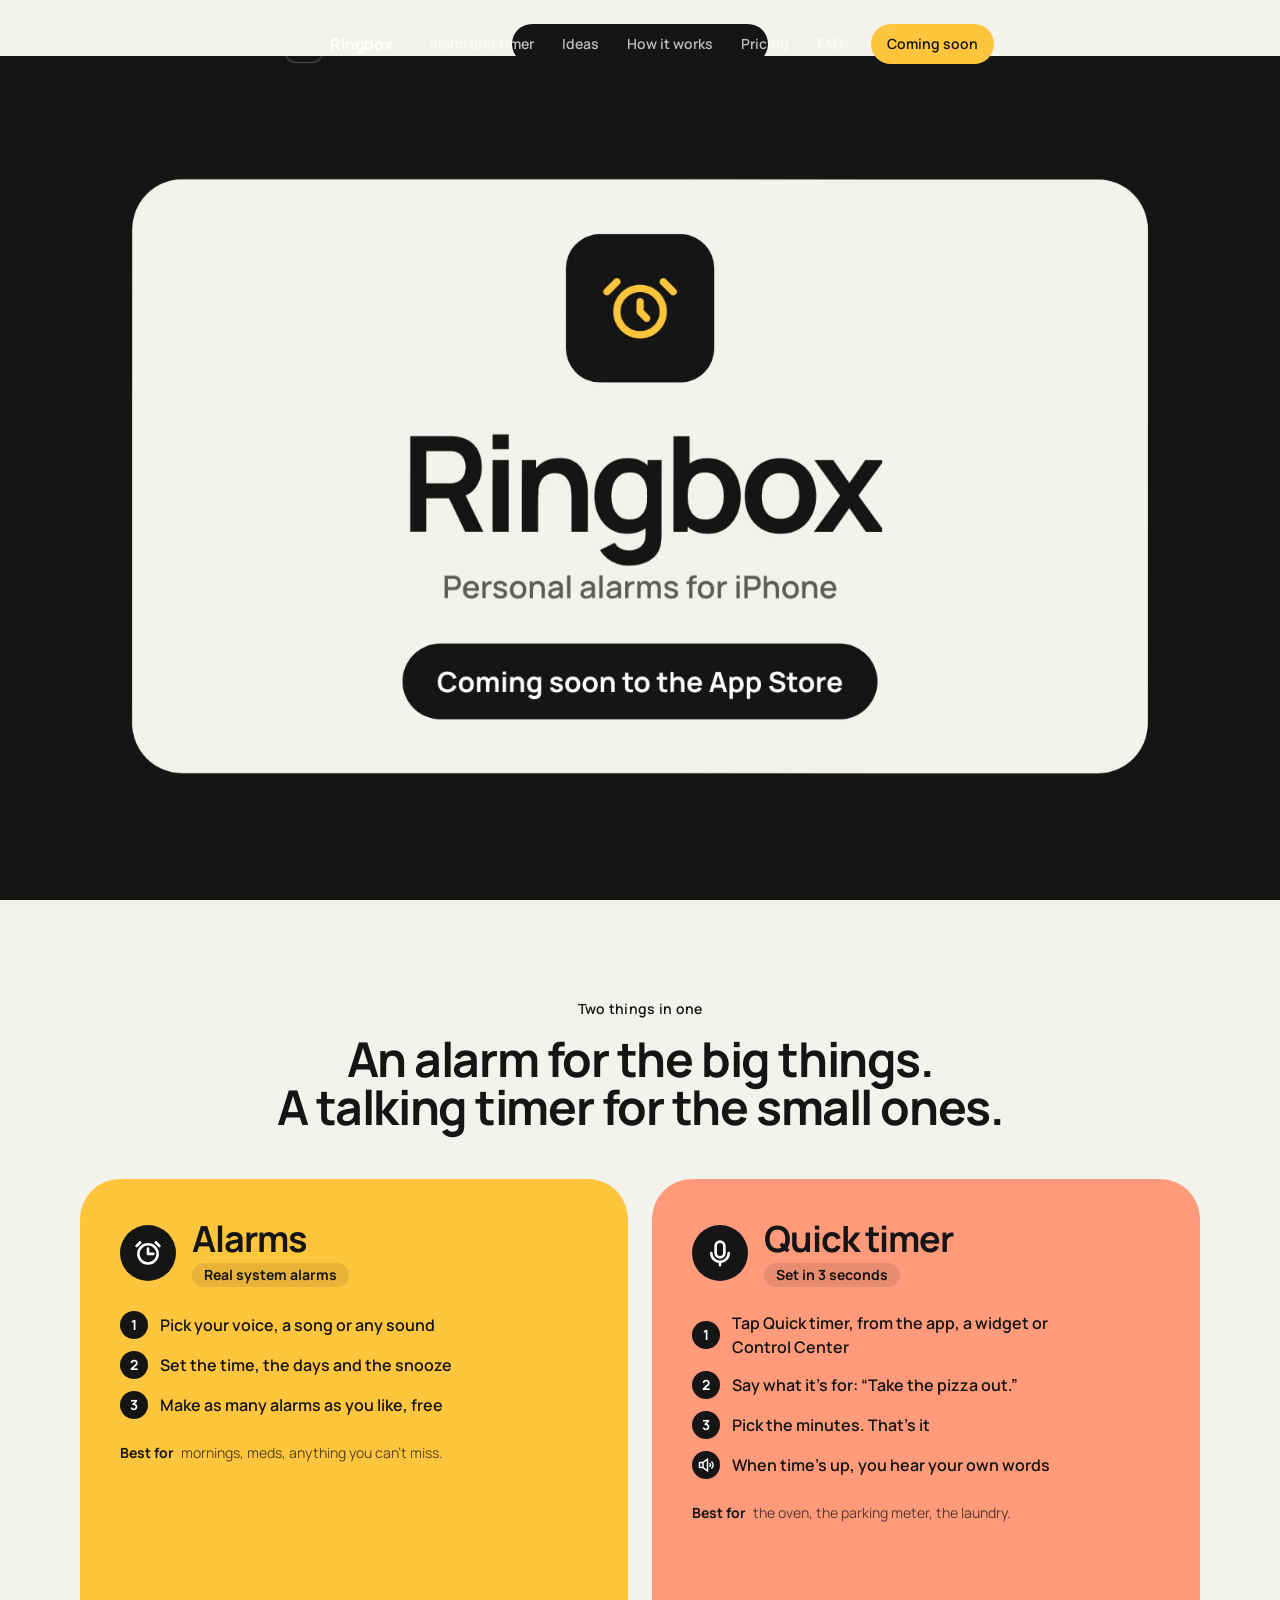
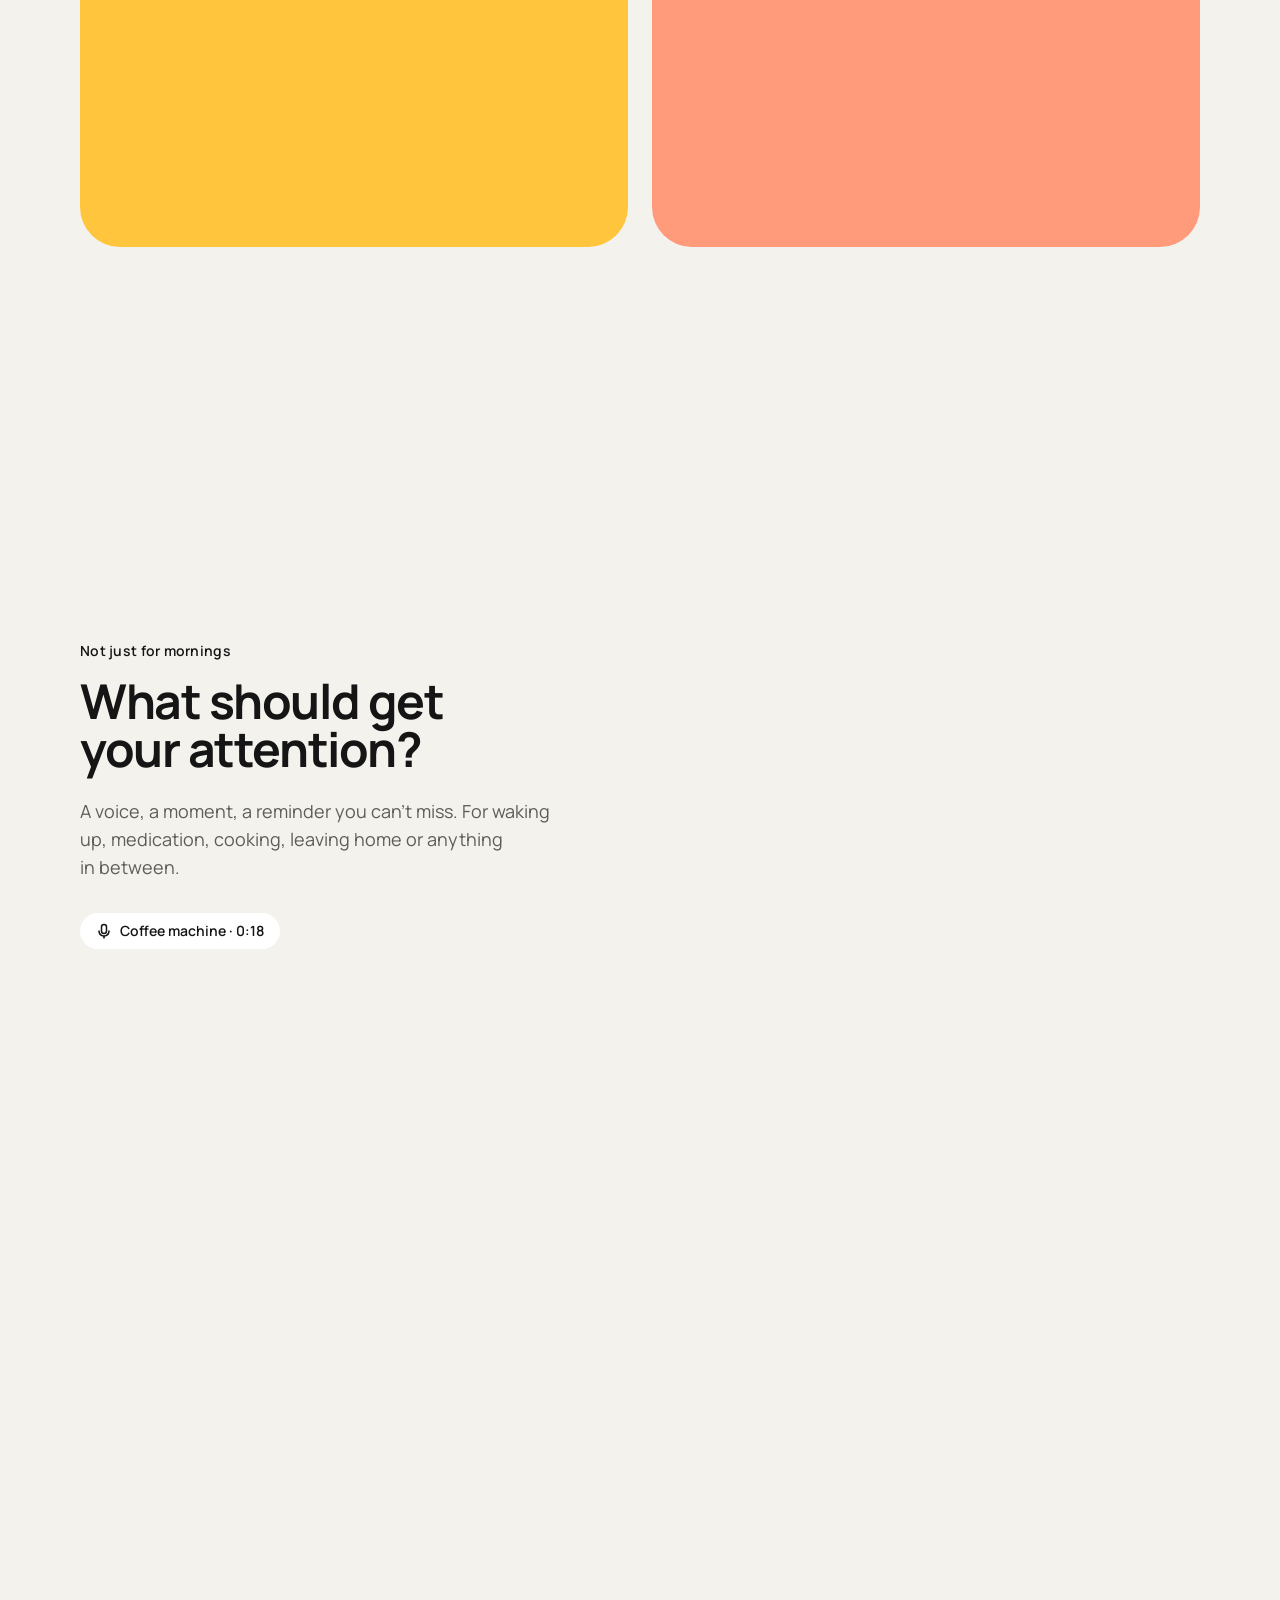
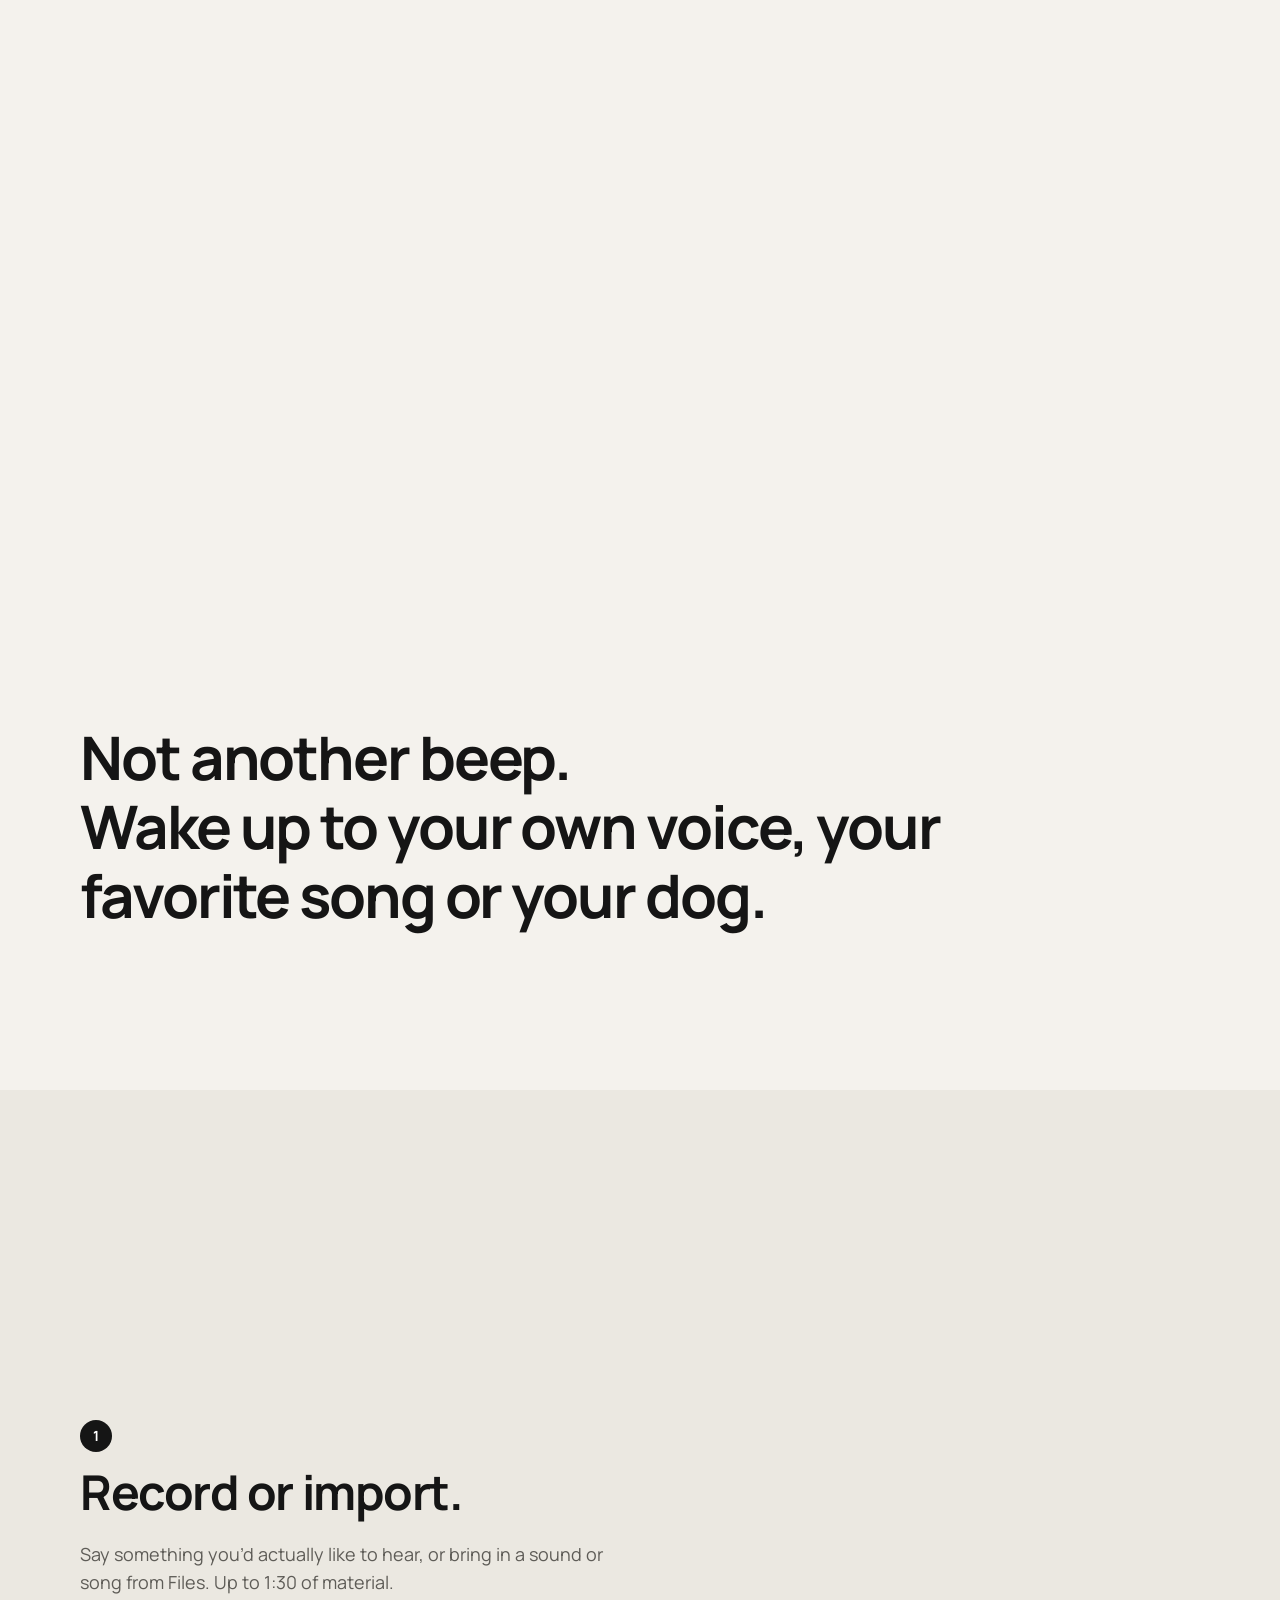
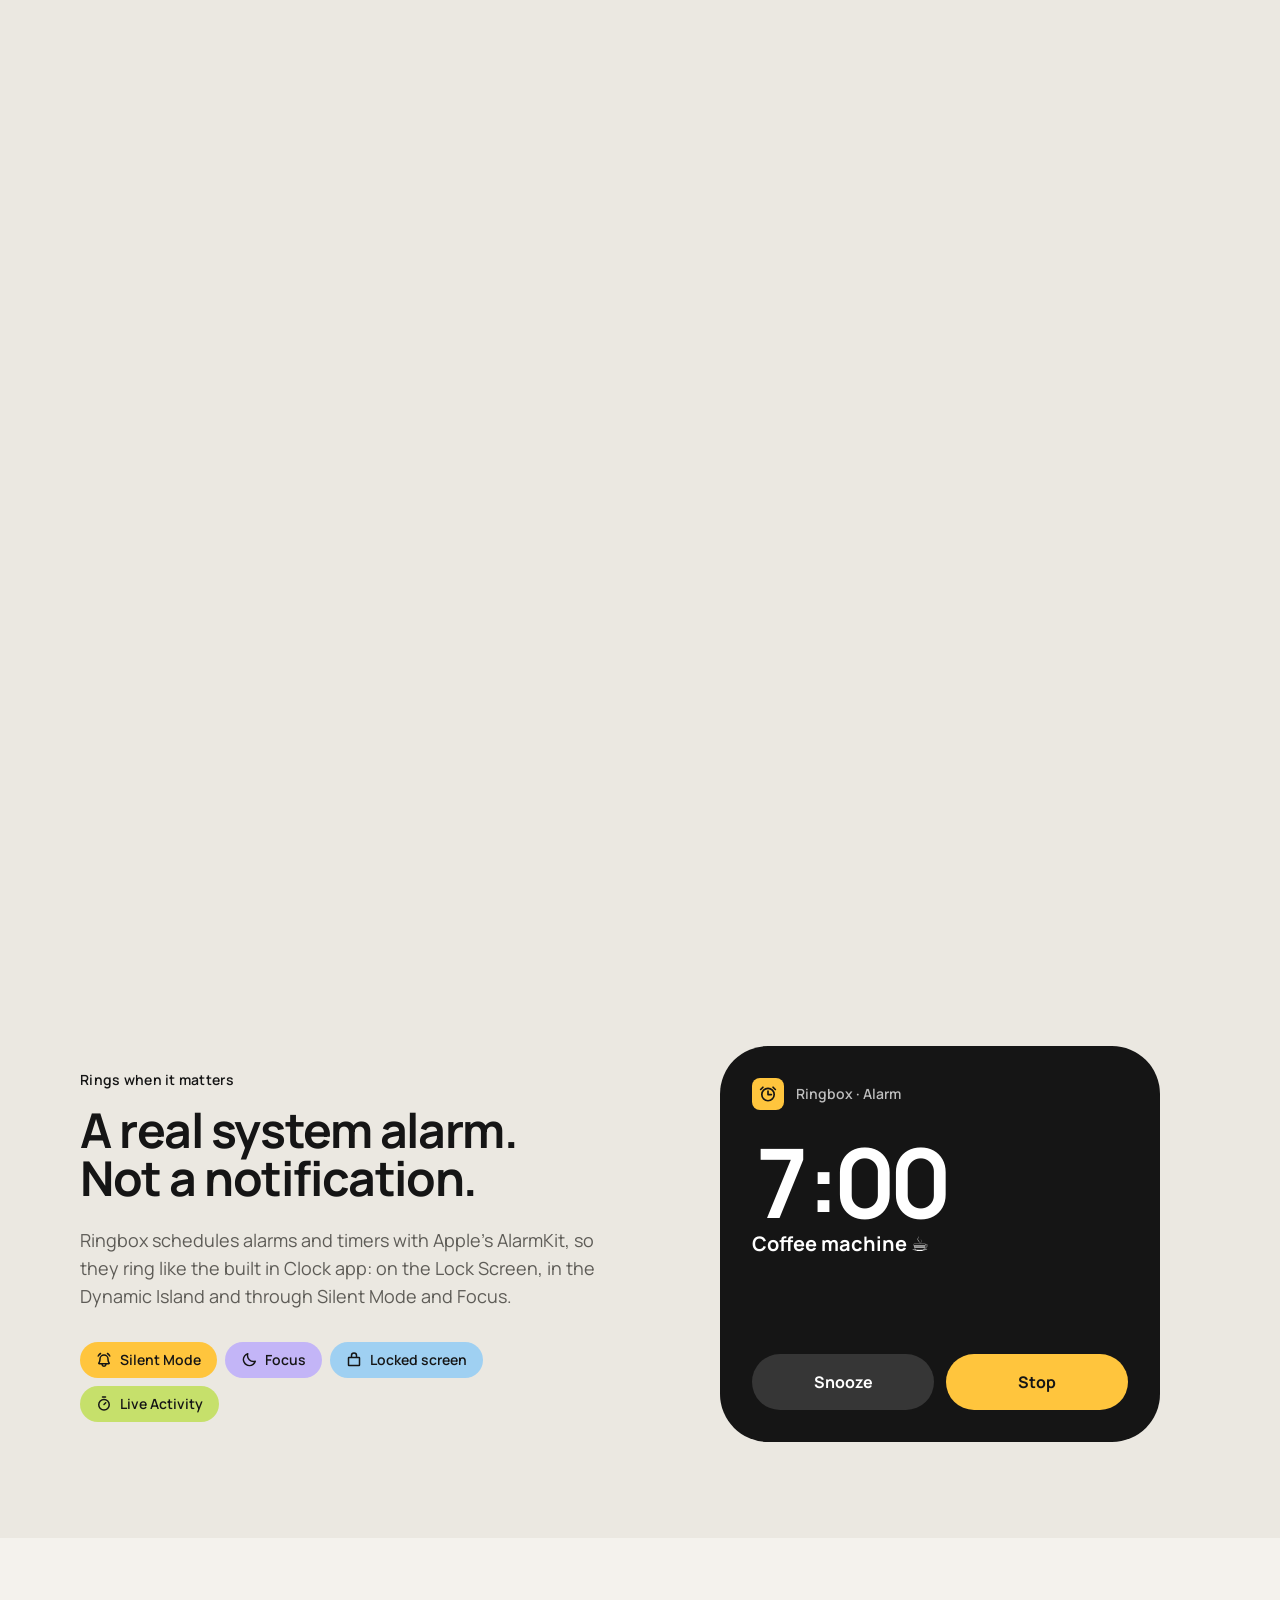
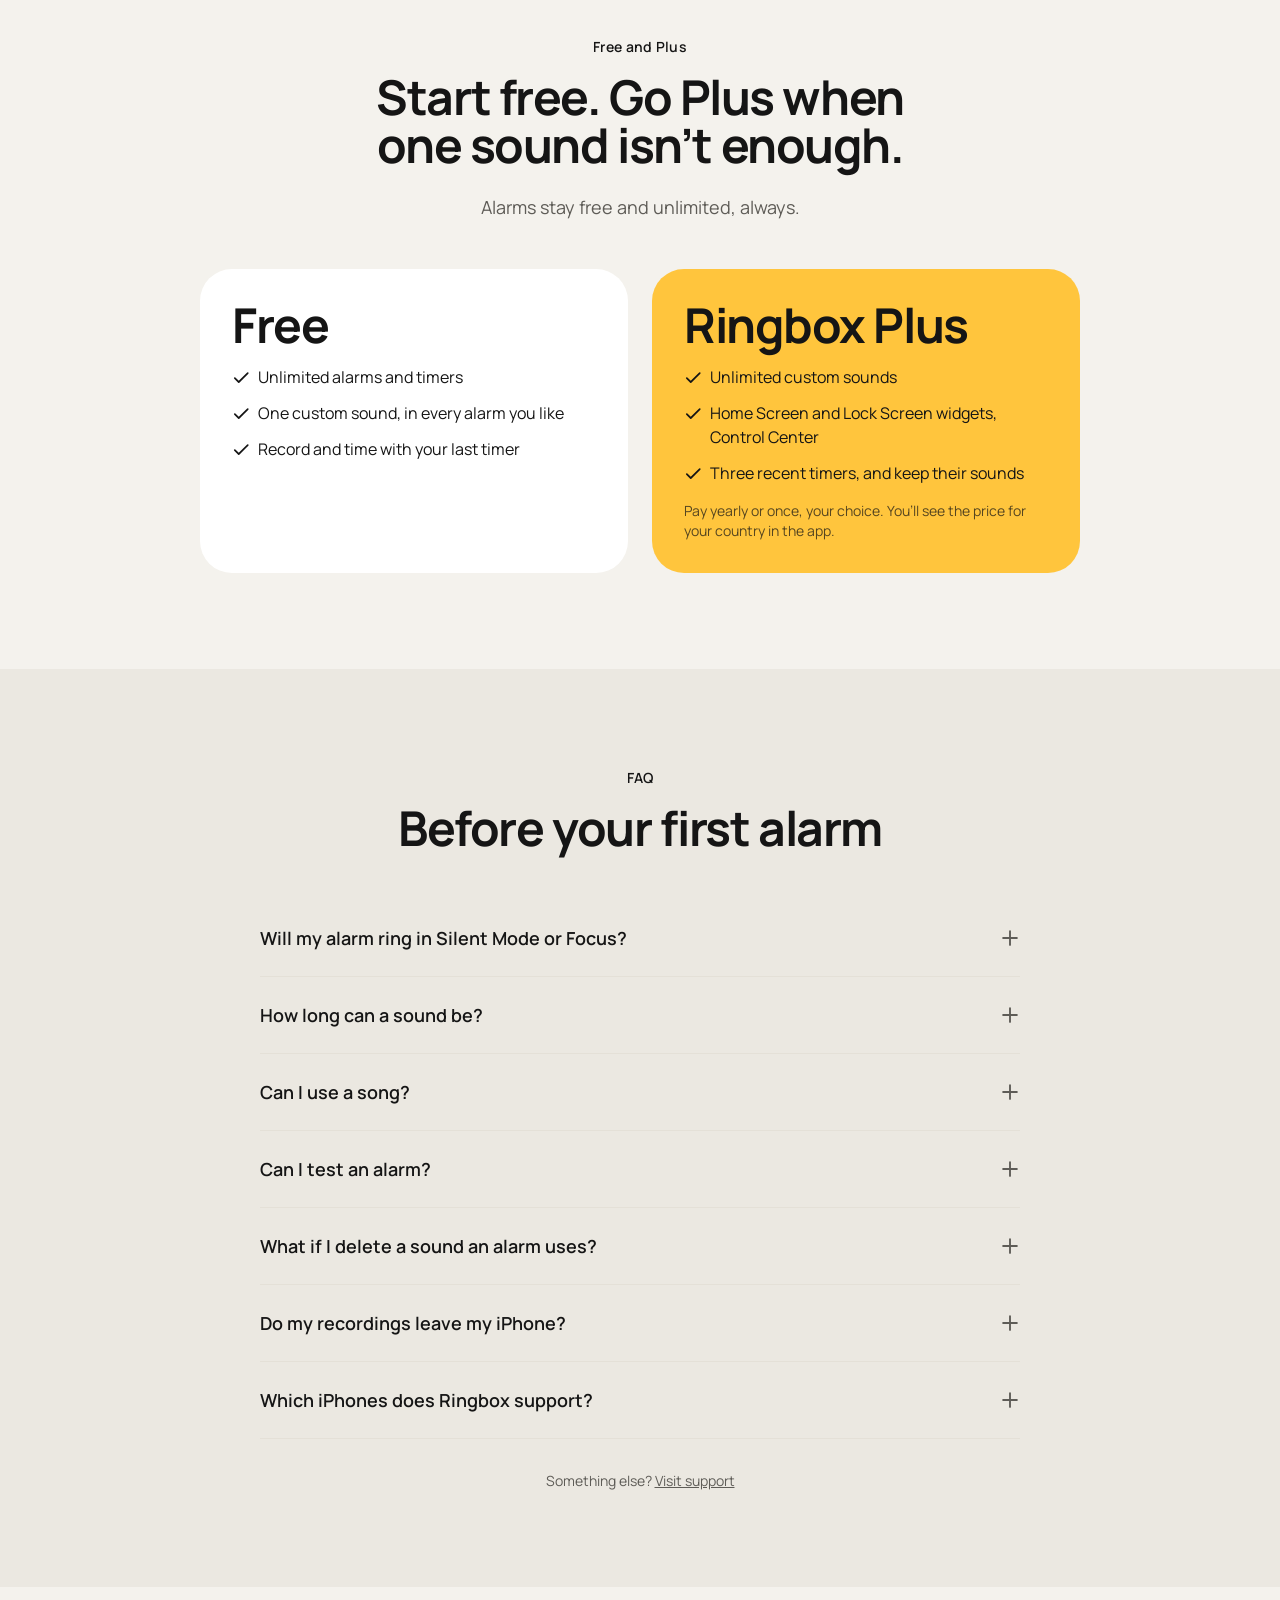
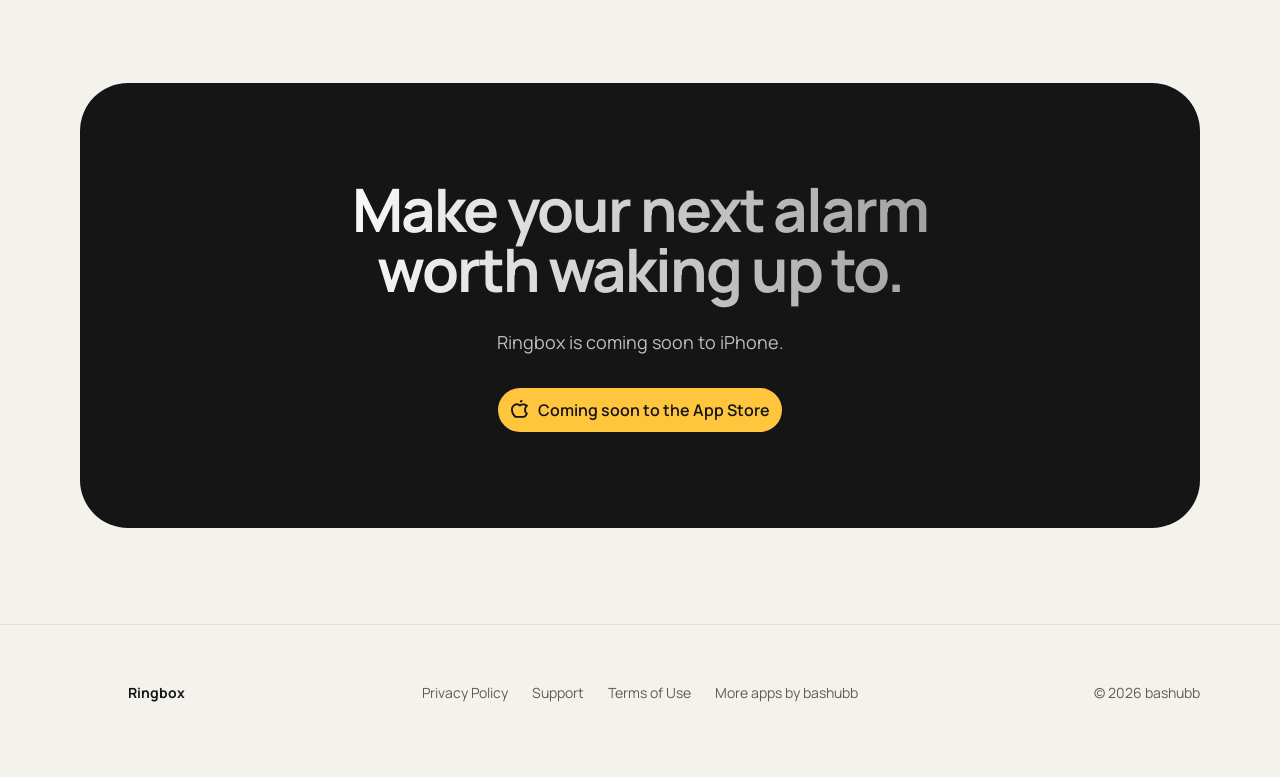
<file: docs/index.html>
<!doctype html>
<html lang="en" class="no-js" data-store="soon">
<head>
<meta charset="utf-8">
<meta name="viewport" content="width=device-width, initial-scale=1, viewport-fit=cover">
<title>Ringbox: Alarms That Sound Like You, for iPhone</title>
<meta name="description" content="Ringbox turns your voice, a favorite sound or the best part of a song into a real iPhone alarm that rings through Silent Mode and Focus. Record a reminder and set a timer in three taps. Coming soon.">
<link rel="canonical" href="https://bashubb.com/ringbox/">
<meta name="theme-color" content="#f4f2ed">
<meta name="color-scheme" content="light">
<meta property="og:type" content="website">
<meta property="og:site_name" content="Ringbox">
<meta property="og:title" content="Ringbox: Your alarm shouldn’t sound like everyone else’s">
<meta property="og:description" content="Record a voice, a sound or a song and make it your alarm. Coming soon to iPhone.">
<meta property="og:url" content="https://bashubb.com/ringbox/">
<meta property="og:image" content="https://bashubb.com/ringbox/assets/social-preview.jpg">
<meta property="og:image:width" content="1200">
<meta property="og:image:height" content="630">
<meta property="og:image:alt" content="Ringbox: not another beep. Personal alarms for iPhone that ring with your voice, a song or your dog.">
<meta name="twitter:card" content="summary_large_image">
<meta name="twitter:image" content="https://bashubb.com/ringbox/assets/social-preview.jpg">
<meta name="twitter:image:alt" content="Ringbox: not another beep. Personal alarms for iPhone that ring with your voice, a song or your dog.">
<link rel="icon" href="assets/fav/favicon-32.png" type="image/png" sizes="32x32">
<link rel="icon" href="assets/fav/favicon-48.png" type="image/png" sizes="48x48">
<link rel="icon" href="assets/fav/favicon-192.png" type="image/png" sizes="192x192">
<link rel="apple-touch-icon" href="assets/fav/apple-touch-icon.png">
<link rel="preload" href="assets/fonts/manrope-latin.woff2" as="font" type="font/woff2" crossorigin>
<link rel="stylesheet" href="assets/landing.css?v=56">
<link rel="stylesheet" href="assets/ringbox.css?v=50">
<script type="application/ld+json">
{
  "@context": "https://schema.org",
  "@type": "SoftwareApplication",
  "name": "Ringbox",
  "url": "https://bashubb.com/ringbox/",
  "applicationCategory": "UtilitiesApplication",
  "operatingSystem": "iOS 26.1 or later",
  "image": "https://bashubb.com/ringbox/assets/icon-512.png",
  "description": "An iPhone alarm app that turns your voice, a favorite sound or a short piece of a song into a dependable personal alarm.",
  "publisher": {"@type": "Organization", "name": "bashubb", "url": "https://bashubb.com/"}
}
</script>
<script type="application/ld+json">
{
  "@context": "https://schema.org",
  "@type": "FAQPage",
  "mainEntity": [
    {"@type": "Question", "name": "Will my alarm ring in Silent Mode or Focus?", "acceptedAnswer": {"@type": "Answer", "text": "Yes. Ringbox schedules real system alarms with Apple’s AlarmKit, which ring on the Lock Screen and through Silent Mode and Focus, like the built in Clock app."}},
    {"@type": "Question", "name": "How long can a sound be?", "acceptedAnswer": {"@type": "Answer", "text": "You can record or import up to 1:30 and keep up to 29 seconds of it as the alarm sound, the most iOS allows for an alarm."}},
    {"@type": "Question", "name": "Can I use a song?", "acceptedAnswer": {"@type": "Answer", "text": "Yes. Import an audio file you have in Files and keep the best part. Protected songs from streaming services can’t be imported."}},
    {"@type": "Question", "name": "Is Ringbox free?", "acceptedAnswer": {"@type": "Answer", "text": "Yes. Alarms and timers are free and unlimited, and your first custom sound is free too. Ringbox Plus adds unlimited sounds and widgets."}}
  ]
}
</script>
</head>
<body>
<svg width="0" height="0" style="position:absolute" aria-hidden="true"><symbol id="i-alarm" viewBox="0 0 256 256" fill="currentColor"><path d="M128,36A100,100,0,1,0,228,136,100.11,100.11,0,0,0,128,36Zm0,176a76,76,0,1,1,76-76A76.08,76.08,0,0,1,128,212ZM32.49,72.49a12,12,0,1,1-17-17l32-32a12,12,0,1,1,17,17Zm208,0a12,12,0,0,1-17,0l-32-32a12,12,0,1,1,17-17l32,32A12,12,0,0,1,240.49,72.49ZM176,124a12,12,0,0,1,0,24H128a12,12,0,0,1-12-12V88a12,12,0,0,1,24,0v36Z"/></symbol><symbol id="i-apple-logo" viewBox="0 0 256 256" fill="currentColor"><path d="M227,168a12,12,0,0,0-4.21-5.09C207.25,152.22,204,133.68,204,120c0-16.17,12.68-30.6,20.25-37.76a12,12,0,0,0,0-17.43C210.89,52.17,188.81,44,168,44a76.29,76.29,0,0,0-40,11.37,75.59,75.59,0,0,0-93.58,11A78.64,78.64,0,0,0,12,123.51,131,131,0,0,0,53.43,216,43.81,43.81,0,0,0,83.6,228h87.69a43.87,43.87,0,0,0,32.05-13.85,127.63,127.63,0,0,0,18.4-25.39c1.57-2.88,3-5.71,4.14-8.41C227.47,176.67,229.12,172.87,227,168Zm-41.23,29.82A19.78,19.78,0,0,1,171.29,204H83.6a19.85,19.85,0,0,1-13.7-5.42A107.18,107.18,0,0,1,36,122.88,54.49,54.49,0,0,1,51.5,83.28,50.86,50.86,0,0,1,88,68h.72A51.5,51.5,0,0,1,120.48,79.4a12,12,0,0,0,15,0A51.41,51.41,0,0,1,168,68a67.24,67.24,0,0,1,29.88,7.4C186.26,89.66,180,105.13,180,120c0,23.33,7.47,42.89,21.25,56.19A103.3,103.3,0,0,1,185.76,197.81ZM128.75,13A43.83,43.83,0,0,1,142.17,1.51a12,12,0,0,1,11.64,21,19.84,19.84,0,0,0-6.11,5.24A12,12,0,0,1,128.75,13Z"/></symbol><symbol id="i-bell-ringing" viewBox="0 0 256 256" fill="currentColor"><path d="M225.81,74.65A11.86,11.86,0,0,1,220.3,76a12,12,0,0,1-10.67-6.47,90.1,90.1,0,0,0-32-35.38,12,12,0,1,1,12.8-20.29,115.25,115.25,0,0,1,40.54,44.62A12,12,0,0,1,225.81,74.65ZM46.37,69.53a90.1,90.1,0,0,1,32-35.38A12,12,0,1,0,65.6,13.86,115.25,115.25,0,0,0,25.06,58.48a12,12,0,0,0,5.13,16.17A11.86,11.86,0,0,0,35.7,76,12,12,0,0,0,46.37,69.53Zm173.51,98.35A20,20,0,0,1,204,200H171.81a44,44,0,0,1-87.62,0H52a20,20,0,0,1-15.91-32.12c7.17-9.33,15.73-26.62,15.88-55.94A76,76,0,0,1,204,112C204.15,141.26,212.71,158.55,219.88,167.88ZM147.6,200H108.4a20,20,0,0,0,39.2,0Zm48.74-24c-8.16-13-16.19-33.57-16.34-63.94A52,52,0,1,0,76,112c-.15,30.42-8.18,51-16.34,64Z"/></symbol><symbol id="i-check" viewBox="0 0 256 256" fill="currentColor"><path d="M232.49,80.49l-128,128a12,12,0,0,1-17,0l-56-56a12,12,0,1,1,17-17L96,183,215.51,63.51a12,12,0,0,1,17,17Z"/></symbol><symbol id="i-infinity" viewBox="0 0 256 256" fill="currentColor"><path d="M252,128a60,60,0,0,1-102.43,42.43l-.49-.53L89.22,102.31a36,36,0,1,0,0,51.38l3.08-3.48a12,12,0,1,1,18,15.91l-3.35,3.78-.49.53a60,60,0,1,1,0-84.86l.49.53,59.86,67.59a36,36,0,1,0,0-51.38l-3.08,3.48a12,12,0,1,1-18-15.91l3.35-3.78.49-.53A60,60,0,0,1,252,128Z"/></symbol><symbol id="i-lock-simple" viewBox="0 0 256 256" fill="currentColor"><path d="M208,76H180V56A52,52,0,0,0,76,56V76H48A20,20,0,0,0,28,96V208a20,20,0,0,0,20,20H208a20,20,0,0,0,20-20V96A20,20,0,0,0,208,76ZM100,56a28,28,0,0,1,56,0V76H100ZM204,204H52V100H204Z"/></symbol><symbol id="i-microphone" viewBox="0 0 256 256" fill="currentColor"><path d="M128,180a52.06,52.06,0,0,0,52-52V64A52,52,0,0,0,76,64v64A52.06,52.06,0,0,0,128,180ZM100,64a28,28,0,0,1,56,0v64a28,28,0,0,1-56,0Zm40,155.22V240a12,12,0,0,1-24,0V219.22A92.14,92.14,0,0,1,36,128a12,12,0,0,1,24,0,68,68,0,0,0,136,0,12,12,0,0,1,24,0A92.14,92.14,0,0,1,140,219.22Z"/></symbol><symbol id="i-moon" viewBox="0 0 256 256" fill="currentColor"><path d="M236.37,139.4a12,12,0,0,0-12-3A84.07,84.07,0,0,1,119.6,31.59a12,12,0,0,0-15-15A108.86,108.86,0,0,0,49.69,55.07,108,108,0,0,0,136,228a107.09,107.09,0,0,0,64.93-21.69,108.86,108.86,0,0,0,38.44-54.94A12,12,0,0,0,236.37,139.4Zm-49.88,47.74A84,84,0,0,1,68.86,69.51,84.93,84.93,0,0,1,92.27,48.29Q92,52.13,92,56A108.12,108.12,0,0,0,200,164q3.87,0,7.71-.27A84.79,84.79,0,0,1,186.49,187.14Z"/></symbol><symbol id="i-play" viewBox="0 0 256 256" fill="currentColor"><path d="M234.49,111.07,90.41,22.94A20,20,0,0,0,60,39.87V216.13a20,20,0,0,0,30.41,16.93l144.08-88.13a19.82,19.82,0,0,0,0-33.86ZM84,208.85V47.15L216.16,128Z"/></symbol><symbol id="i-plus" viewBox="0 0 256 256" fill="currentColor"><path d="M228,128a12,12,0,0,1-12,12H140v76a12,12,0,0,1-24,0V140H40a12,12,0,0,1,0-24h76V40a12,12,0,0,1,24,0v76h76A12,12,0,0,1,228,128Z"/></symbol><symbol id="i-speaker-high" viewBox="0 0 256 256" fill="currentColor"><path d="M157.27,21.22a12,12,0,0,0-12.64,1.31L75.88,76H32A20,20,0,0,0,12,96v64a20,20,0,0,0,20,20H75.88l68.75,53.47A12,12,0,0,0,164,224V32A12,12,0,0,0,157.27,21.22ZM36,100H68v56H36Zm104,99.46L92,162.13V93.87l48-37.33ZM212,128a44,44,0,0,1-11,29.11,12,12,0,1,1-18-15.88,20,20,0,0,0,0-26.43,12,12,0,0,1,18-15.86A43.94,43.94,0,0,1,212,128Zm40,0a83.87,83.87,0,0,1-21.39,56,12,12,0,0,1-17.89-16,60,60,0,0,0,0-80,12,12,0,1,1,17.88-16A83.87,83.87,0,0,1,252,128Z"/></symbol><symbol id="i-timer" viewBox="0 0 256 256" fill="currentColor"><path d="M128,44a96,96,0,1,0,96,96A96.11,96.11,0,0,0,128,44Zm0,168a72,72,0,1,1,72-72A72.08,72.08,0,0,1,128,212ZM164.49,99.51a12,12,0,0,1,0,17l-28,28a12,12,0,0,1-17-17l28-28A12,12,0,0,1,164.49,99.51ZM92,16A12,12,0,0,1,104,4h48a12,12,0,0,1,0,24H104A12,12,0,0,1,92,16Z"/></symbol></svg>

<a class="skip" href="#main">Skip to content</a>

<nav class="island" aria-label="Main navigation">
  <a class="brand" href="./"><img src="assets/icon-128.png" alt="" width="28" height="28">Ringbox</a>
  <div class="links">
    <a href="#two">Alarm and timer</a>
    <a href="#ideas">Ideas</a>
    <a href="#how">How it works</a>
    <a href="#pricing">Pricing</a>
    <a href="#faq">FAQ</a>
  </div>
  <span class="btn sm cta when-soon" aria-disabled="true">Coming soon</span>
  <a class="btn sm cta when-live" href="https://apps.apple.com/us/search?term=Ringbox" data-store-link>Download</a>
  <button class="burger" type="button" aria-expanded="false" aria-controls="menu" aria-label="Open menu"><span></span><span></span></button>
</nav>
<div class="menu" id="menu">
  <a href="#two">Alarm and timer</a>
  <a href="#ideas">Ideas</a>
  <a href="#how">How it works</a>
  <a href="#pricing">Pricing</a>
  <a href="#faq">FAQ</a>
  <a href="support/">Support</a>
</div>

<main id="main">
<section class="m-only film-intro" data-film-intro aria-label="Ringbox in 18 seconds: alarms that ring with your voice, your dog, a song or the coffee machine">
  <video muted playsinline preload="auto" data-tall="assets/media/ringbox-film-tall.mp4" data-tall-poster="assets/media/ringbox-film-tall-poster.jpg" data-wide="assets/media/ringbox-film-wide.mp4" data-wide-poster="assets/media/ringbox-film-wide-poster.jpg" aria-label="Animated film: every alarm sounds the same; Ringbox rings with your voice, your dog, your favourite song trimmed to 29 seconds or the coffee machine; real alarms even on Silent; a quick timer you set by saying what it is for"></video>
  <button class="film-intro-skip" type="button">Skip</button>
  <div class="film-intro-ui" aria-hidden="true"><span class="film-intro-hint">Swipe up hard to skip</span></div>
</section>


<section class="d-only film-sec" aria-labelledby="film-title">
  <h1 class="sr" id="film-title">Ringbox: your alarm shouldn’t sound like everyone else’s</h1>
  <figure class="film-card">
    <video id="rb-film" muted loop playsinline preload="auto" poster="assets/media/ringbox-film-wide-poster.jpg" aria-label="Animated film: every alarm sounds the same; Ringbox rings with your voice, your dog, your favourite song trimmed to 29 seconds or the coffee machine; real alarms even on Silent; a quick timer you set by saying what it is for">
      <source src="assets/media/ringbox-film-wide.mp4" type="video/mp4">
    </video>
  </figure>
</section>

<section class="hero m-only" aria-labelledby="hero-title">
  <div class="wrap hero-grid">
    <div class="reveal m-fit">
      <span class="eyebrow">Personal alarms for iPhone</span>
      <h1 class="hero-title" id="hero-title">Your alarm shouldn’t sound<br>like everyone else’s.</h1>
      <p class="lead">Alarms that ring with your voice, a song or any sound you love. Plus a quick timer you set by just saying what it’s for, so it rings with your own words.</p>
      <div class="cta-row">
        <span class="btn when-soon" aria-disabled="true"><svg aria-hidden="true"><use href="#i-apple-logo"/></svg>Coming soon to the App Store</span>
        <a class="store-badge when-live" href="https://apps.apple.com/us/search?term=Ringbox" data-store-link><img src="assets/app-store-badge.svg" alt="Download on the App Store" width="156" height="52"></a>
      </div>
      <ul class="proof" aria-label="Highlights">
        <li><svg aria-hidden="true"><use href="#i-bell-ringing"/></svg>Rings in Silent Mode and Focus</li>
        <li><svg aria-hidden="true"><use href="#i-infinity"/></svg>Unlimited alarms, free</li>
        <li><svg aria-hidden="true"><use href="#i-lock-simple"/></svg>Sounds stay on your iPhone</li>
      </ul>
    </div>
    <div class="ring-card reveal d1" role="img" aria-label="A ringing alarm at 7:00 playing a recorded voice">
      <span class="label"><span class="dot"></span>Recorded by you · 0:04</span>
      <div class="wave" aria-hidden="true"></div>
      <div class="time"><svg aria-hidden="true"><use href="#i-bell-ringing"/></svg>7:00</div>
    </div>
  </div>
</section>

<section class="pad" id="two" aria-labelledby="two-title">
  <div class="wrap">
    <div class="center reveal">
      <span class="eyebrow">Two things in one</span>
      <h2 class="title" id="two-title">An alarm for the big things.<br>A talking timer for the small ones.</h2>
    </div>
    <div class="ways">
      <article class="way reveal" style="--c:var(--sun)">
        <div class="way-head">
          <span class="way-ic"><svg aria-hidden="true"><use href="#i-alarm"/></svg></span>
          <div><h3>Alarms</h3><span class="way-time">Real system alarms</span></div>
        </div>
        <ol class="way-steps">
          <li><span>1</span>Pick your voice, a song or any sound</li>
          <li><span>2</span>Set the time, the days and the snooze</li>
          <li><span>3</span>Make as many alarms as you like, free</li>
        </ol>
        <p class="way-best"><b>Best for</b> mornings, meds, anything you can’t miss.</p>
        <div class="way-phone"><div class="iphone" data-finish="pro-orange"><img class="front" src="assets/media/iphone-f4-editor-new.webp" alt="New alarm screen: a big yellow 07:00 time picker, alarm name and alarm sound" width="780" height="1608" loading="lazy"></div></div>
      </article>
      <article class="way reveal" style="--c:var(--coral)">
        <div class="way-head">
          <span class="way-ic"><svg aria-hidden="true"><use href="#i-microphone"/></svg></span>
          <div><h3>Quick timer</h3><span class="way-time">Set in 3 seconds</span></div>
        </div>
        <ol class="way-steps">
          <li><span>1</span>Tap Quick timer, from the app, a widget or Control Center</li>
          <li><span>2</span>Say what it’s for: “Take the pizza out.”</li>
          <li><span>3</span>Pick the minutes. That’s it</li>
          <li><span><svg><use href="#i-speaker-high"/></svg></span>When time’s up, you hear your own words</li>
        </ol>
        <p class="way-best"><b>Best for</b> the oven, the parking meter, the laundry.</p>
        <div class="way-phone"><div class="iphone" data-finish="pro-orange"><img class="front" src="assets/media/iphone-f6-quick-record.webp" alt="Quick timer screen: Say what it should remind you of, recording 0:06.6" width="780" height="1608" loading="lazy"></div></div>
      </article>
    </div>
  </div>
</section>

<section class="scene drum-scene d-only" id="ideas" data-scene="drum" aria-labelledby="ideas-title">
  <div class="scene-pin">
    <div class="wrap drum-grid">
      <div>
        <span class="eyebrow">Not just for mornings</span>
        <h2 class="title" id="ideas-title">What should get your attention?</h2>
        <p class="lead">A voice, a moment, a reminder you can’t miss. For waking up, medication, cooking, leaving home or anything in between.</p>
        <span class="drum-caption"><svg aria-hidden="true"><use href="#i-microphone"/></svg><span id="drum-caption">Coffee machine · 0:18</span></span>
      </div>
      <div class="drum-view" role="img" aria-label="A wheel of alarms with their own sounds: coffee machine at 6:30, a recorded wake up message at 7:00, medication at 8:15, the dog at 12:40, school pickup at 15:00, the cake at 17:30, a call at 19:00 and wind down at 22:30">
        <div class="drum" id="drum"></div>
      </div>
    </div>
  </div>
</section>

<section class="m-only m-sec ideas-m" id="ideas-m" aria-labelledby="ideas-m-title">
  <div class="wrap">
    <span class="eyebrow">Not just for mornings</span>
    <h2 class="title" id="ideas-m-title">What should get your attention?</h2>
    <p class="lead">A voice, a moment, a reminder you can’t miss. For waking up, medication, cooking, leaving home or anything in between.</p>
  </div>
  <div class="m-marquee" role="img" aria-label="Alarms with their own sounds: coffee machine at 6:30, a recorded wake up message at 7:00, medication at 8:15, the dog at 12:40, school pickup at 15:00, the cake at 17:30, a call at 19:00 and wind down at 22:30"><div id="alarm-row"></div></div>
</section>

<section class="tagline-band" aria-label="Ringbox in one line">
  <div class="wrap">
    <p class="tagline" data-tagline><span class="hl">Not another beep.</span><br>Wake up to your own voice, your favorite song or your dog.</p>
  </div>
</section>

<section class="scene prism-scene d-only" id="how" data-scene="prism" aria-labelledby="how-title">
  <div class="scene-pin">
    <div class="wrap prism-grid">
      <div class="psteps">
        <div class="pstep on">
          <span class="num">1</span>
          <h2 class="title" id="how-title">Record or import.</h2>
          <p class="lead">Say something you’d actually like to hear, or bring in a sound or song from Files. Up to 1:30 of material.</p>
        </div>
        <div class="pstep">
          <span class="num">2</span>
          <h2 class="title">Keep the best part.</h2>
          <p class="lead">Drag the edges around the moment that matters. Up to 29 seconds, with fades and a volume boost if you want them.</p>
        </div>
        <div class="pstep">
          <span class="num">3</span>
          <h2 class="title">Hear it ring for real.</h2>
          <p class="lead">Ringbox schedules a test alarm two minutes out, so you hear exactly how your morning will sound.</p>
        </div>
      </div>
      <div class="prism-view">
        <div class="iphone spin" id="spin" data-finish="pro-orange"><img class="front" id="spin-front" src="assets/media/iphone-f5-recording.webp" alt="Ringbox on iPhone: recording a sound, trimming the best part, then the alarm is set" width="780" height="1608"></div>
      </div>
    </div>
  </div>
</section>

<section class="m-only m-sec how-m" id="how-m" aria-labelledby="how-m-title">
  <div class="how-m-grid">
    <div class="m-vis"><div class="iphone" id="m-spin" data-finish="pro-orange"><img class="front" id="m-spin-front" src="assets/media/iphone-f5-recording.webp" alt="Ringbox on iPhone: recording a sound, trimming the best part, then the alarm is set" width="780" height="1608"></div></div>
    <div class="m-car" data-carousel="5000">
      <div class="m-track">
      <div class="m-txt"><span class="num">1</span><h2 class="title" id="how-m-title">Record or import.</h2><p class="lead">Say something you’d actually like to hear, or bring in a sound or song from Files. Up to 1:30 of material.</p></div>
      <div class="m-txt"><span class="num">2</span><h2 class="title">Keep the best part.</h2><p class="lead">Drag the edges around the moment that matters. Up to 29 seconds, with fades and a volume boost if you want them.</p></div>
      <div class="m-txt"><span class="num">3</span><h2 class="title">Hear it ring for real.</h2><p class="lead">Ringbox schedules a test alarm two minutes out, so you hear exactly how your morning will sound.</p></div>
      </div>
      <div class="m-dots"></div>
    </div>
  </div>
</section>

<section class="pad" style="background:var(--bg-2)" aria-labelledby="rings-title">
  <div class="wrap split">
    <div class="reveal">
      <span class="eyebrow">Rings when it matters</span>
      <h2 class="title" id="rings-title">A real system alarm.<br>Not a notification.</h2>
      <p class="lead">Ringbox schedules alarms and timers with Apple’s AlarmKit, so they ring like the built in Clock app: on the Lock Screen, in the Dynamic Island and through Silent Mode and Focus.</p>
      <div class="chips">
        <span style="--c:var(--sun)"><svg aria-hidden="true"><use href="#i-bell-ringing"/></svg>Silent Mode</span>
        <span style="--c:var(--lilac)"><svg aria-hidden="true"><use href="#i-moon"/></svg>Focus</span>
        <span style="--c:var(--sky)"><svg aria-hidden="true"><use href="#i-lock-simple"/></svg>Locked screen</span>
        <span style="--c:var(--lime)"><svg aria-hidden="true"><use href="#i-timer"/></svg>Live Activity</span>
      </div>
    </div>
    <div class="lock reveal d1" role="img" aria-label="An alarm ringing on the Lock Screen at 7:00 with Snooze and Stop buttons">
      <div class="top"><span class="app"><svg aria-hidden="true"><use href="#i-alarm"/></svg></span>Ringbox · Alarm</div>
      <div><div class="clock">7:00</div><div class="what">Coffee machine ☕</div></div>
      <div class="wave" aria-hidden="true"></div>
      <div class="btns"><span class="snooze">Snooze</span><span class="stop">Stop</span></div>
    </div>
  </div>
</section>

<section class="pad" id="pricing" aria-labelledby="pricing-title">
  <div class="wrap center">
    <div class="reveal">
      <span class="eyebrow">Free and Plus</span>
      <h2 class="title" id="pricing-title">Start free. Go Plus when<br>one sound isn’t enough.</h2>
      <p class="lead">Alarms stay free and unlimited, always.</p>
    </div>
    <div class="plans">
      <article class="plan reveal">
        <h3 class="price">Free</h3>
        <ul>
          <li><svg aria-hidden="true"><use href="#i-check"/></svg>Unlimited alarms and timers</li>
          <li><svg aria-hidden="true"><use href="#i-check"/></svg>One custom sound, in every alarm you like</li>
          <li><svg aria-hidden="true"><use href="#i-check"/></svg>Record and time with your last timer</li>
        </ul>
      </article>
      <article class="plan plus reveal d1">
        <h3 class="price">Ringbox Plus</h3>
        <ul>
          <li><svg aria-hidden="true"><use href="#i-check"/></svg>Unlimited custom sounds</li>
          <li><svg aria-hidden="true"><use href="#i-check"/></svg>Home Screen and Lock Screen widgets, Control Center</li>
          <li><svg aria-hidden="true"><use href="#i-check"/></svg>Three recent timers, and keep their sounds</li>
        </ul>
        <p class="note">Pay yearly or once, your choice. You’ll see the price for your country in the app.</p>
      </article>
    </div>
  </div>
</section>

<section class="pad" id="faq" style="background:var(--bg-2)" aria-labelledby="faq-title">
  <div class="wrap">
    <div class="center reveal">
      <span class="eyebrow">FAQ</span>
      <h2 class="title" id="faq-title">Before your first alarm</h2>
    </div>
    <div class="faq">
      <details><summary>Will my alarm ring in Silent Mode or Focus?<svg aria-hidden="true"><use href="#i-plus"/></svg></summary><div>Yes. Ringbox schedules real system alarms with Apple’s AlarmKit, which ring on the Lock Screen and through Silent Mode and Focus, like the built in Clock app.</div></details>
      <details><summary>How long can a sound be?<svg aria-hidden="true"><use href="#i-plus"/></svg></summary><div>You can record or import up to 1:30 and keep up to 29 seconds of it as the alarm sound, the most iOS allows for an alarm.</div></details>
      <details><summary>Can I use a song?<svg aria-hidden="true"><use href="#i-plus"/></svg></summary><div>Yes. Import an audio file you have in Files and keep the best part. Protected songs from streaming services can’t be imported.</div></details>
      <details><summary>Can I test an alarm?<svg aria-hidden="true"><use href="#i-plus"/></svg></summary><div>Yes. During setup Ringbox schedules a test alarm about two minutes ahead so you can hear exactly how it sounds.</div></details>
      <details><summary>What if I delete a sound an alarm uses?<svg aria-hidden="true"><use href="#i-plus"/></svg></summary><div>Ringbox asks first. Alarms that used it switch to the system sound, so they still ring.</div></details>
      <details><summary>Do my recordings leave my iPhone?<svg aria-hidden="true"><use href="#i-plus"/></svg></summary><div>No. Your sounds are stored on your iPhone and are never uploaded. There is no account.</div></details>
      <details><summary>Which iPhones does Ringbox support?<svg aria-hidden="true"><use href="#i-plus"/></svg></summary><div>Any iPhone running iOS 26.1 or later, the version that brought AlarmKit.</div></details>
    </div>
    <p class="center small" style="margin-top:var(--s-400)">Something else? <a href="support/">Visit support</a></p>
  </div>
</section>

<section class="pad" aria-labelledby="final-title">
  <div class="wrap">
    <div class="final reveal">
      <h2 class="hero-title" id="final-title">Make your next alarm<br>worth waking up to.</h2>
      <p class="lead">Ringbox is coming soon to iPhone.</p>
      <div class="cta-row">
        <span class="btn when-soon" aria-disabled="true"><svg aria-hidden="true"><use href="#i-apple-logo"/></svg>Coming soon to the App Store</span>
        <a class="store-badge when-live" href="https://apps.apple.com/us/search?term=Ringbox" data-store-link><img src="assets/app-store-badge-white.svg" alt="Download on the App Store" width="156" height="52"></a>
      </div>
    </div>
  </div>
</section>

</main>

<footer class="footer">
  <div class="wrap">
    <a class="brand" href="./"><img src="assets/icon-128.png" alt="" width="24" height="24">Ringbox</a>
    <nav aria-label="Footer">
      <a href="privacy/">Privacy Policy</a>
      <a href="support/">Support</a>
      <a href="https://www.apple.com/legal/internet-services/itunes/dev/stdeula/">Terms of Use</a>
      <a href="https://bashubb.com/">More apps by bashubb</a>
    </nav>
    <span>© 2026 bashubb</span>
  </div>
</footer>

<script src="assets/landing.js?v=54"></script>
<script>
(() => {
  const L = window.Landing;
  const reduce = L.reduceMotion();

  // Desktop film: plays while on screen, loops
  const rbf = document.getElementById("rb-film");
  if (!L.phone && rbf && !reduce) {
    rbf.muted = true;
    new IntersectionObserver((es) => es.forEach((e) => { if (e.isIntersecting) rbf.play().catch(() => {}); else rbf.pause(); }), { threshold: 0.4 }).observe(rbf);
  }

  // Waveforms
  const fill = (el, n, seed) => {
    let x = seed;
    for (let i = 0; i < n; i++) {
      x = (x * 9301 + 49297) % 233280;
      const h = 18 + (x / 233280) * 82 * Math.sin((i / n) * Math.PI) + 6;
      const b = document.createElement("i");
      b.style.setProperty("--h", Math.min(100, h).toFixed(0) + "%");
      b.style.setProperty("--d", (-(i % 7) * 0.21).toFixed(2) + "s");
      el.append(b);
    }
  };
  fill(document.querySelector(".ring-card .wave"), 26, 7);
  fill(document.querySelector(".lock .wave"), 32, 3);

  // Drum of alarms
  const alarms = [
    ["6:30", "Coffee machine ☕", "0:18", "sun"],
    ["7:00", "“Rise and shine, it’s Friday”", "0:04", "sky"],
    ["8:15", "Take your meds 💊", "0:03", "lime"],
    ["12:40", "Woof 🐕", "0:02", "coral"],
    ["15:00", "Pick up Leo", "0:05", "lilac"],
    ["17:30", "Take the cake out 🎂", "0:03", "sun"],
    ["19:00", "Call Mom", "0:04", "sky"],
    ["22:30", "Wind down 🌙", "0:15", "lime"],
  ];
  const drum = document.getElementById("drum");
  const caption = document.getElementById("drum-caption");
  const N = alarms.length, step = 26;
  const cards = alarms.map(([t, n, d, c], i) => {
    const el = document.createElement("div");
    el.className = "alarm";
    el.style.setProperty("--c", `var(--${c})`);
    const bars = Array.from({ length: 9 }, (_, k) => `<i style="height:${30 + ((k * 37 + i * 11) % 70)}%"></i>`).join("");
    el.innerHTML = `<span class="t">${t}</span><span><span class="n">${n}</span><span class="m"><span class="bars">${bars}</span>${d}</span></span><span class="play"><svg><use href="#i-play"/></svg></span>`;
    drum.append(el);
    return el;
  });
  // phones: the same alarms drift by in a row
  const row = document.getElementById("alarm-row");
  if (L.phone) [0, 1].forEach((copy) => cards.forEach((c) => { const k = c.cloneNode(true); if (copy) k.setAttribute("aria-hidden", "true"); row.append(k); }));
  const radius = () => (drum.offsetHeight + 14) / (2 * Math.tan((step / 2) * Math.PI / 180));
  L.scene("drum", (p) => {
    const R = radius();
    const pos = reduce ? Math.round(p * (N - 1)) : p * (N - 1);
    drum.style.transform = `translateZ(${-R}px) rotateX(${pos * step}deg)`;
    const front = Math.round(pos);
    cards.forEach((c, i) => {
      c.style.transform = `rotateX(${-i * step}deg) translateZ(${R}px)`;
      const d = Math.abs(i - pos);
      c.style.opacity = Math.max(0, 1 - d * 0.24).toFixed(3);
      c.style.visibility = d > 3.6 ? "hidden" : "";
      c.classList.toggle("front", i === front);
    });
    const [, n, d] = alarms[front];
    const text = `${n.replace(/[“”]/g, "")} · ${d}`;
    if (caption.textContent !== text) caption.textContent = text;
  });

  // Phones: the same iPhone spins a full turn each time the steps carousel moves on; the screen changes while its back faces you
  const mSpin = document.getElementById("m-spin"), mFront = document.getElementById("m-spin-front");
  const mCar = document.querySelector(".how-m .m-car");
  if (L.phone && mSpin && mCar) {
    const shots = ["assets/media/iphone-f5-recording.webp", "assets/media/iphone-f5-trim.webp", "assets/media/iphone-f7-done.webp"];
    shots.forEach((src) => { const i = new Image(); i.src = src; });
    let angle = 0, raf = 0;
    mCar.addEventListener("slide", (e) => {
      const next = shots[e.detail];
      if (reduce || mFront.src.endsWith(next)) { mFront.src = next; return; }
      cancelAnimationFrame(raf);
      const from = angle, to = Math.ceil((angle + 1) / 360) * 360, t0 = performance.now();
      let swapped = false;
      const step = (now) => {
        const k = Math.min(1, (now - t0) / 1100), ease = k < 0.5 ? 4 * k * k * k : 1 - Math.pow(-2 * k + 2, 3) / 2;
        angle = from + (to - from) * ease;
        mSpin.style.transform = `rotateY(${angle.toFixed(2)}deg)`;
        L.phoneSide(mSpin, angle);
        if (!swapped && Math.cos((angle * Math.PI) / 180) < 0) { swapped = true; mFront.src = next; }
        if (k < 1) raf = requestAnimationFrame(step); else { angle = to % 360; mSpin.style.transform = ""; L.phoneSide(mSpin, 0); }
      };
      raf = requestAnimationFrame(step);
    });
  }

  // One real iPhone that spins a full turn between steps; the screen changes while its back faces you
  const spin = document.getElementById("spin");
  const front = document.getElementById("spin-front");
  const screens = ["assets/media/iphone-f5-recording.webp", "assets/media/iphone-f5-trim.webp", "assets/media/iphone-f7-done.webp"];
  screens.forEach((src) => { const i = new Image(); i.src = src; });
  const psteps = [...document.querySelectorAll(".pstep")];
  L.scene("prism", (p) => {
    const s = Math.min(1.999, p * 2.4);
    const base = Math.floor(s), frac = s - base;
    const turn = reduce ? (frac > 0.5 ? 1 : 0) : L.ease(L.range(frac, 0.5, 0.95));
    const pos = Math.min(2, base + turn);
    const angle = pos * 360;
    spin.style.transform = reduce ? "" : `rotateY(${angle}deg)`;      // upright, facing you; it only turns between steps
    L.phoneSide(spin, reduce ? 0 : angle);
    // screen index: switch halfway through the turn, when the back is towards the viewer
    const idx = Math.min(2, Math.floor(pos + 0.5));
    if (!front.src.endsWith(screens[idx])) front.src = screens[idx];
    psteps.forEach((el, i) => el.classList.toggle("on", i === Math.round(pos)));
  });
})();
</script>
</body>
</html>
</file>
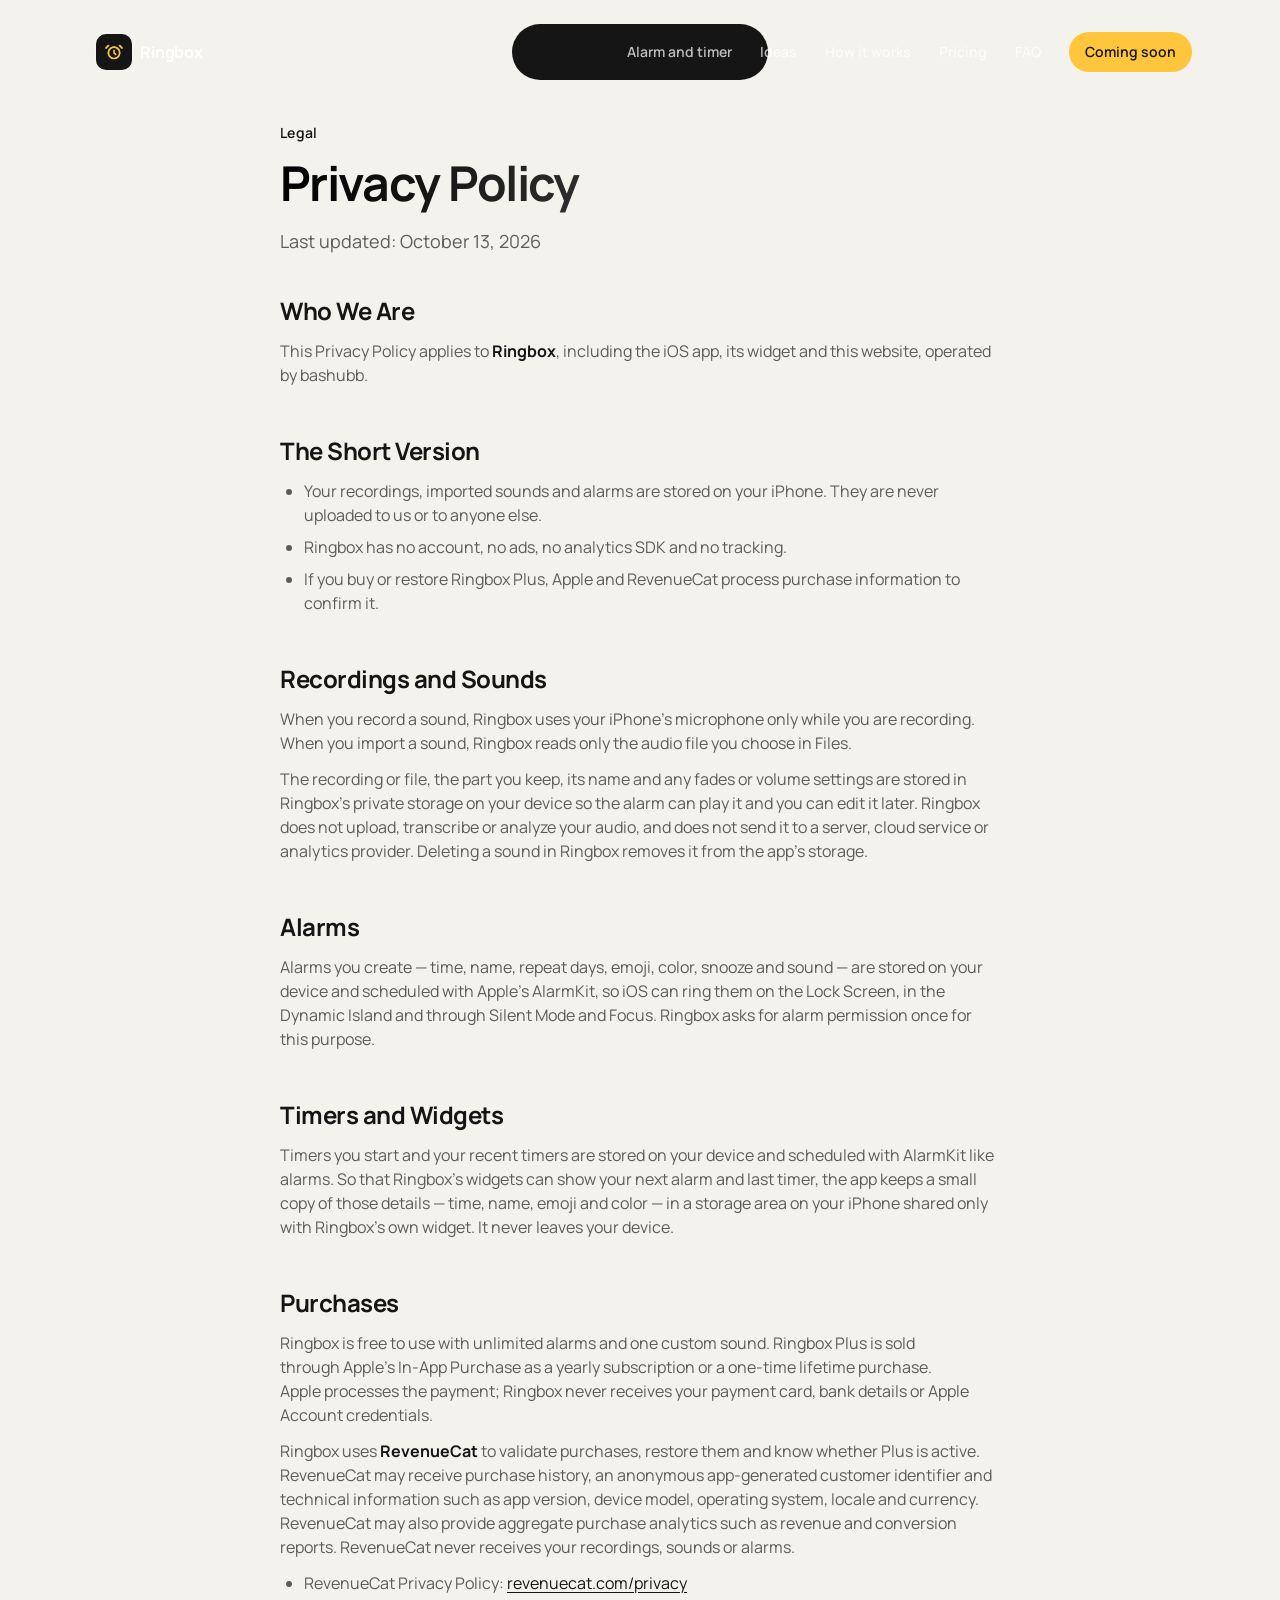
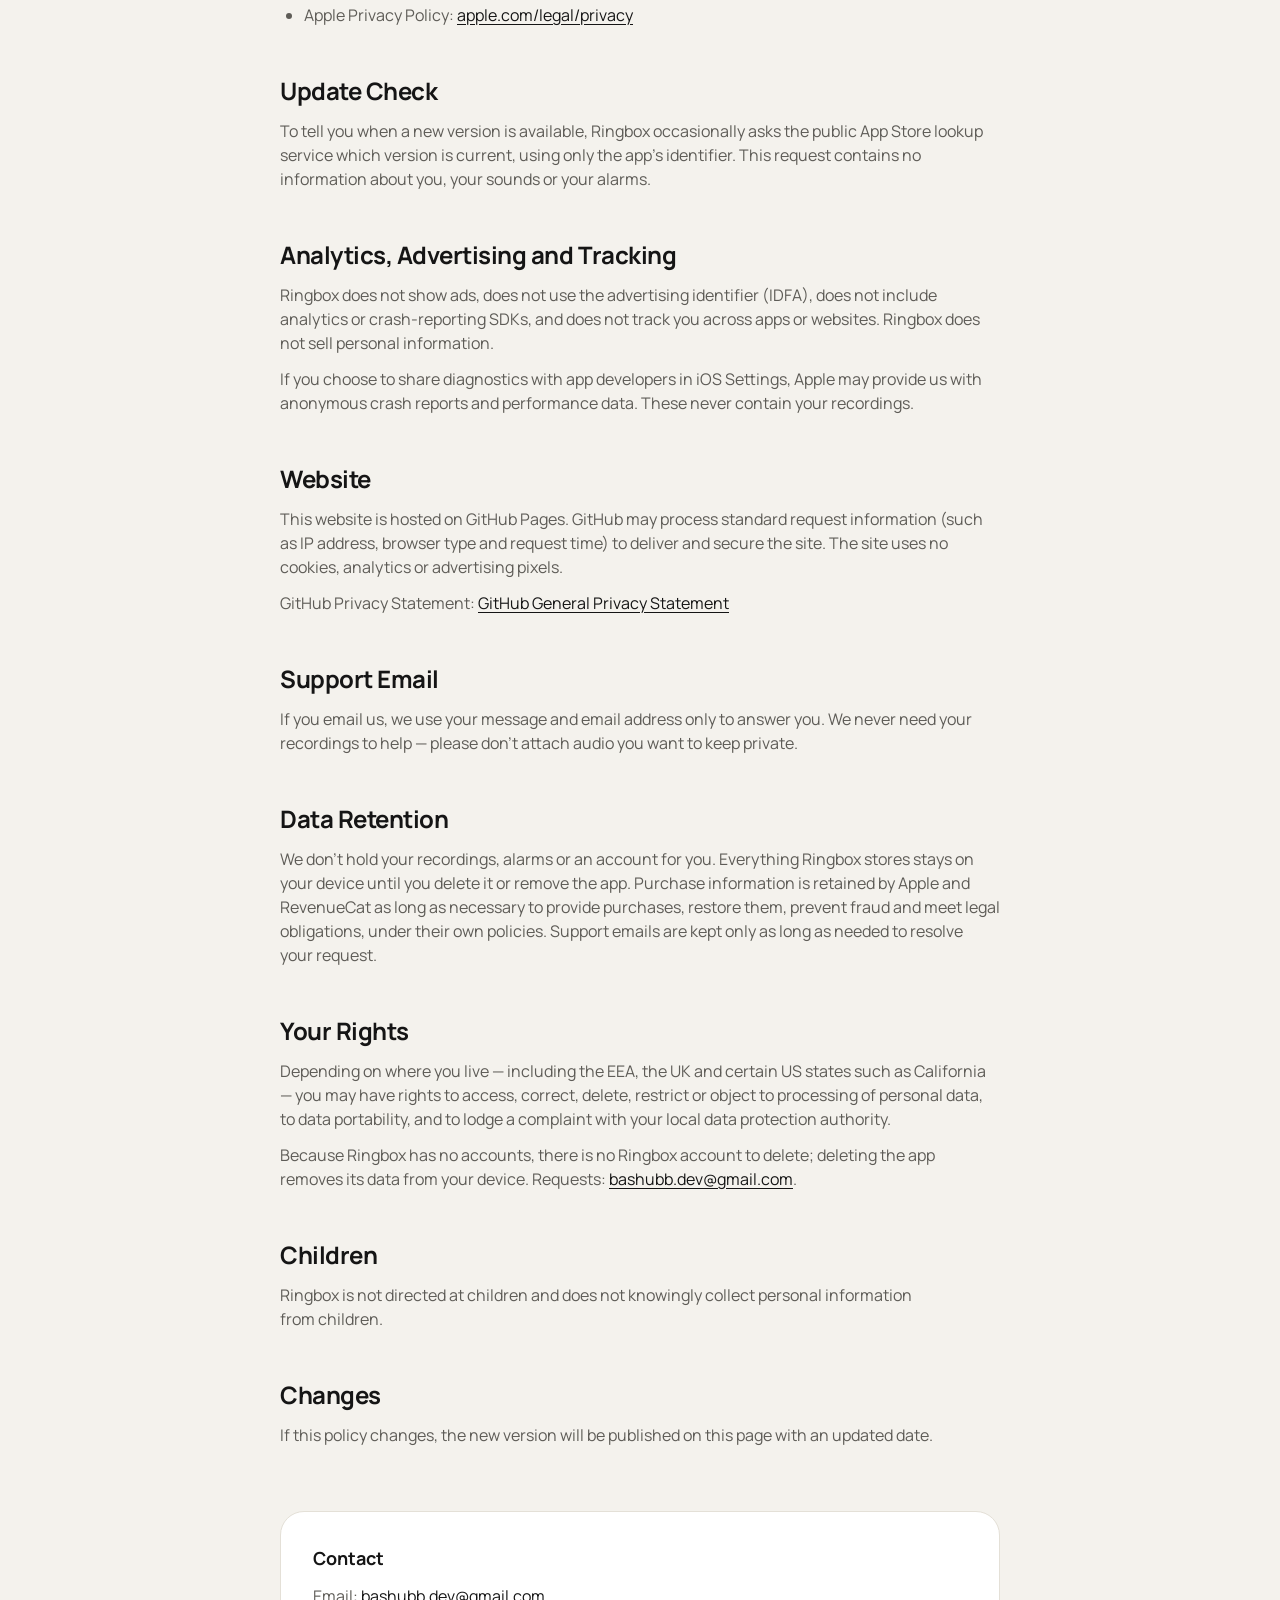
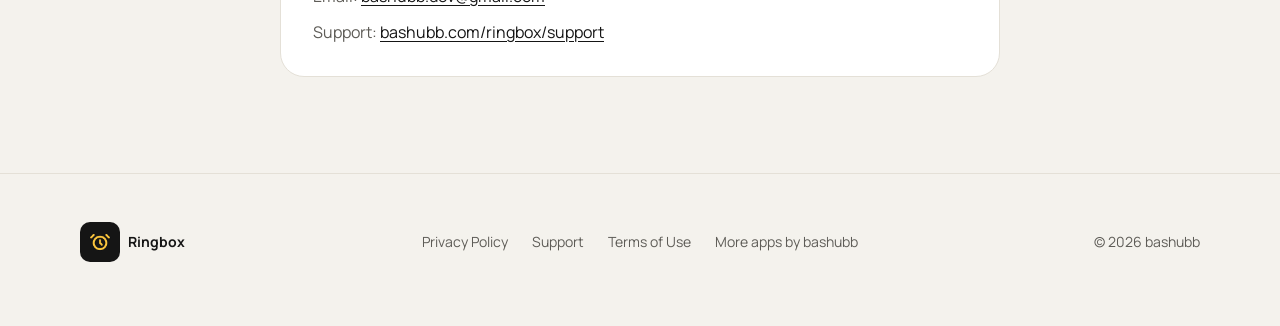
<file: docs/privacy/index.html>
<!doctype html>
<html lang="en" class="no-js" data-store="soon">
<head>
<meta charset="utf-8">
<meta name="viewport" content="width=device-width, initial-scale=1">
<title>Privacy Policy | Ringbox</title>
<meta name="description" content="How Ringbox handles your recordings and sounds (on your iPhone only), alarms, purchases and website data.">
<link rel="canonical" href="https://bashubb.com/ringbox/privacy/">
<meta property="og:type" content="website">
<meta property="og:site_name" content="Ringbox">
<meta property="og:title" content="Privacy Policy | Ringbox">
<meta property="og:description" content="Your recordings stay on your iPhone. No account, no ads, no tracking.">
<meta property="og:url" content="https://bashubb.com/ringbox/privacy/">
<meta property="og:image" content="https://bashubb.com/ringbox/assets/icon-512.png">
<meta name="twitter:card" content="summary">
<link rel="icon" href="../assets/fav/favicon-32.png" type="image/png" sizes="32x32">
<link rel="icon" href="../assets/fav/favicon-48.png" type="image/png" sizes="48x48">
<link rel="icon" href="../assets/fav/favicon-192.png" type="image/png" sizes="192x192">
<link rel="apple-touch-icon" href="../assets/fav/apple-touch-icon.png">
<meta name="theme-color" content="#f4f2ed">
<link rel="preload" href="../assets/fonts/manrope-latin.woff2" as="font" type="font/woff2" crossorigin>
<link rel="stylesheet" href="../assets/landing.css?v=56">
<link rel="stylesheet" href="../assets/ringbox.css?v=50">
</head>
<body>
<a class="skip" href="#main">Skip to content</a>
<svg width="0" height="0" style="position:absolute" aria-hidden="true"><symbol id="i-alarm" viewBox="0 0 256 256" fill="currentColor"><path d="M128,36A100,100,0,1,0,228,136,100.11,100.11,0,0,0,128,36Zm0,176a76,76,0,1,1,76-76A76.08,76.08,0,0,1,128,212ZM32.49,72.49a12,12,0,1,1-17-17l32-32a12,12,0,1,1,17,17Zm208,0a12,12,0,0,1-17,0l-32-32a12,12,0,1,1,17-17l32,32A12,12,0,0,1,240.49,72.49ZM176,124a12,12,0,0,1,0,24H128a12,12,0,0,1-12-12V88a12,12,0,0,1,24,0v36Z"/></symbol><symbol id="i-apple-logo" viewBox="0 0 256 256" fill="currentColor"><path d="M227,168a12,12,0,0,0-4.21-5.09C207.25,152.22,204,133.68,204,120c0-16.17,12.68-30.6,20.25-37.76a12,12,0,0,0,0-17.43C210.89,52.17,188.81,44,168,44a76.29,76.29,0,0,0-40,11.37,75.59,75.59,0,0,0-93.58,11A78.64,78.64,0,0,0,12,123.51,131,131,0,0,0,53.43,216,43.81,43.81,0,0,0,83.6,228h87.69a43.87,43.87,0,0,0,32.05-13.85,127.63,127.63,0,0,0,18.4-25.39c1.57-2.88,3-5.71,4.14-8.41C227.47,176.67,229.12,172.87,227,168Zm-41.23,29.82A19.78,19.78,0,0,1,171.29,204H83.6a19.85,19.85,0,0,1-13.7-5.42A107.18,107.18,0,0,1,36,122.88,54.49,54.49,0,0,1,51.5,83.28,50.86,50.86,0,0,1,88,68h.72A51.5,51.5,0,0,1,120.48,79.4a12,12,0,0,0,15,0A51.41,51.41,0,0,1,168,68a67.24,67.24,0,0,1,29.88,7.4C186.26,89.66,180,105.13,180,120c0,23.33,7.47,42.89,21.25,56.19A103.3,103.3,0,0,1,185.76,197.81ZM128.75,13A43.83,43.83,0,0,1,142.17,1.51a12,12,0,0,1,11.64,21,19.84,19.84,0,0,0-6.11,5.24A12,12,0,0,1,128.75,13Z"/></symbol><symbol id="i-bell-ringing" viewBox="0 0 256 256" fill="currentColor"><path d="M225.81,74.65A11.86,11.86,0,0,1,220.3,76a12,12,0,0,1-10.67-6.47,90.1,90.1,0,0,0-32-35.38,12,12,0,1,1,12.8-20.29,115.25,115.25,0,0,1,40.54,44.62A12,12,0,0,1,225.81,74.65ZM46.37,69.53a90.1,90.1,0,0,1,32-35.38A12,12,0,1,0,65.6,13.86,115.25,115.25,0,0,0,25.06,58.48a12,12,0,0,0,5.13,16.17A11.86,11.86,0,0,0,35.7,76,12,12,0,0,0,46.37,69.53Zm173.51,98.35A20,20,0,0,1,204,200H171.81a44,44,0,0,1-87.62,0H52a20,20,0,0,1-15.91-32.12c7.17-9.33,15.73-26.62,15.88-55.94A76,76,0,0,1,204,112C204.15,141.26,212.71,158.55,219.88,167.88ZM147.6,200H108.4a20,20,0,0,0,39.2,0Zm48.74-24c-8.16-13-16.19-33.57-16.34-63.94A52,52,0,1,0,76,112c-.15,30.42-8.18,51-16.34,64Z"/></symbol><symbol id="i-check" viewBox="0 0 256 256" fill="currentColor"><path d="M232.49,80.49l-128,128a12,12,0,0,1-17,0l-56-56a12,12,0,1,1,17-17L96,183,215.51,63.51a12,12,0,0,1,17,17Z"/></symbol><symbol id="i-infinity" viewBox="0 0 256 256" fill="currentColor"><path d="M252,128a60,60,0,0,1-102.43,42.43l-.49-.53L89.22,102.31a36,36,0,1,0,0,51.38l3.08-3.48a12,12,0,1,1,18,15.91l-3.35,3.78-.49.53a60,60,0,1,1,0-84.86l.49.53,59.86,67.59a36,36,0,1,0,0-51.38l-3.08,3.48a12,12,0,1,1-18-15.91l3.35-3.78.49-.53A60,60,0,0,1,252,128Z"/></symbol><symbol id="i-lock-simple" viewBox="0 0 256 256" fill="currentColor"><path d="M208,76H180V56A52,52,0,0,0,76,56V76H48A20,20,0,0,0,28,96V208a20,20,0,0,0,20,20H208a20,20,0,0,0,20-20V96A20,20,0,0,0,208,76ZM100,56a28,28,0,0,1,56,0V76H100ZM204,204H52V100H204Z"/></symbol><symbol id="i-microphone" viewBox="0 0 256 256" fill="currentColor"><path d="M128,180a52.06,52.06,0,0,0,52-52V64A52,52,0,0,0,76,64v64A52.06,52.06,0,0,0,128,180ZM100,64a28,28,0,0,1,56,0v64a28,28,0,0,1-56,0Zm40,155.22V240a12,12,0,0,1-24,0V219.22A92.14,92.14,0,0,1,36,128a12,12,0,0,1,24,0,68,68,0,0,0,136,0,12,12,0,0,1,24,0A92.14,92.14,0,0,1,140,219.22Z"/></symbol><symbol id="i-moon" viewBox="0 0 256 256" fill="currentColor"><path d="M236.37,139.4a12,12,0,0,0-12-3A84.07,84.07,0,0,1,119.6,31.59a12,12,0,0,0-15-15A108.86,108.86,0,0,0,49.69,55.07,108,108,0,0,0,136,228a107.09,107.09,0,0,0,64.93-21.69,108.86,108.86,0,0,0,38.44-54.94A12,12,0,0,0,236.37,139.4Zm-49.88,47.74A84,84,0,0,1,68.86,69.51,84.93,84.93,0,0,1,92.27,48.29Q92,52.13,92,56A108.12,108.12,0,0,0,200,164q3.87,0,7.71-.27A84.79,84.79,0,0,1,186.49,187.14Z"/></symbol><symbol id="i-play" viewBox="0 0 256 256" fill="currentColor"><path d="M234.49,111.07,90.41,22.94A20,20,0,0,0,60,39.87V216.13a20,20,0,0,0,30.41,16.93l144.08-88.13a19.82,19.82,0,0,0,0-33.86ZM84,208.85V47.15L216.16,128Z"/></symbol><symbol id="i-plus" viewBox="0 0 256 256" fill="currentColor"><path d="M228,128a12,12,0,0,1-12,12H140v76a12,12,0,0,1-24,0V140H40a12,12,0,0,1,0-24h76V40a12,12,0,0,1,24,0v76h76A12,12,0,0,1,228,128Z"/></symbol><symbol id="i-speaker-high" viewBox="0 0 256 256" fill="currentColor"><path d="M157.27,21.22a12,12,0,0,0-12.64,1.31L75.88,76H32A20,20,0,0,0,12,96v64a20,20,0,0,0,20,20H75.88l68.75,53.47A12,12,0,0,0,164,224V32A12,12,0,0,0,157.27,21.22ZM36,100H68v56H36Zm104,99.46L92,162.13V93.87l48-37.33ZM212,128a44,44,0,0,1-11,29.11,12,12,0,1,1-18-15.88,20,20,0,0,0,0-26.43,12,12,0,0,1,18-15.86A43.94,43.94,0,0,1,212,128Zm40,0a83.87,83.87,0,0,1-21.39,56,12,12,0,0,1-17.89-16,60,60,0,0,0,0-80,12,12,0,1,1,17.88-16A83.87,83.87,0,0,1,252,128Z"/></symbol><symbol id="i-timer" viewBox="0 0 256 256" fill="currentColor"><path d="M128,44a96,96,0,1,0,96,96A96.11,96.11,0,0,0,128,44Zm0,168a72,72,0,1,1,72-72A72.08,72.08,0,0,1,128,212ZM164.49,99.51a12,12,0,0,1,0,17l-28,28a12,12,0,0,1-17-17l28-28A12,12,0,0,1,164.49,99.51ZM92,16A12,12,0,0,1,104,4h48a12,12,0,0,1,0,24H104A12,12,0,0,1,92,16Z"/></symbol></svg>
<nav class="island" aria-label="Main navigation">
  <a class="brand" href="../"><img src="../assets/icon-128.png" alt="" width="28" height="28">Ringbox</a>
  <div class="links">
    <a href="../#two">Alarm and timer</a>
    <a href="../#ideas">Ideas</a>
    <a href="../#how">How it works</a>
    <a href="../#pricing">Pricing</a>
    <a href="../#faq">FAQ</a>
  </div>
  <span class="btn sm cta when-soon" aria-disabled="true">Coming soon</span>
  <a class="btn sm cta when-live" href="https://apps.apple.com/us/search?term=Ringbox" data-store-link>Download</a>
  <button class="burger" type="button" aria-expanded="false" aria-controls="menu" aria-label="Open menu"><span></span><span></span></button>
</nav>
<div class="menu" id="menu">
  <a href="../#two">Alarm and timer</a>
  <a href="../#ideas">Ideas</a>
  <a href="../#how">How it works</a>
  <a href="../#pricing">Pricing</a>
  <a href="../#faq">FAQ</a>
  <a href="../support/">Support</a>
</div>

<main id="main" class="doc-page">
<section class="doc-head">
  <div class="wrap doc">
    <span class="eyebrow">Legal</span>
    <h1 class="hero-title">Privacy Policy</h1>
    <p class="lead">Last updated: October 13, 2026</p>
  </div>
</section>
<section class="doc-body">
  <div class="wrap doc">
<h2>Who We Are</h2>
<p>This Privacy Policy applies to <strong>Ringbox</strong>, including the iOS app, its widget and this website, operated by bashubb.</p>
<h2>The Short Version</h2>
<ul>
<li>Your recordings, imported sounds and alarms are stored on your iPhone. They are never uploaded to us or to anyone else.</li>
<li>Ringbox has no account, no ads, no analytics SDK and no tracking.</li>
<li>If you buy or restore Ringbox Plus, Apple and RevenueCat process purchase information to confirm it.</li>
</ul>
<h2>Recordings and Sounds</h2>
<p>When you record a sound, Ringbox uses your iPhone’s microphone only while you are recording. When you import a sound, Ringbox reads only the audio file you choose in Files.</p>
<p>The recording or file, the part you keep, its name and any fades or volume settings are stored in Ringbox’s private storage on your device so the alarm can play it and you can edit it later. Ringbox does not upload, transcribe or analyze your audio, and does not send it to a server, cloud service or analytics provider. Deleting a sound in Ringbox removes it from the app’s storage.</p>
<h2>Alarms</h2>
<p>Alarms you create — time, name, repeat days, emoji, color, snooze and sound — are stored on your device and scheduled with Apple’s AlarmKit, so iOS can ring them on the Lock Screen, in the Dynamic Island and through Silent Mode and Focus. Ringbox asks for alarm permission once for this purpose.</p>
<h2>Timers and Widgets</h2>
<p>Timers you start and your recent timers are stored on your device and scheduled with AlarmKit like alarms. So that Ringbox’s widgets can show your next alarm and last timer, the app keeps a small copy of those details — time, name, emoji and color — in a storage area on your iPhone shared only with Ringbox’s own widget. It never leaves your device.</p>
<h2>Purchases</h2>
<p>Ringbox is free to use with unlimited alarms and one custom sound. Ringbox Plus is sold through Apple’s In-App Purchase as a yearly subscription or a one-time lifetime purchase. Apple processes the payment; Ringbox never receives your payment card, bank details or Apple Account credentials.</p>
<p>Ringbox uses <strong>RevenueCat</strong> to validate purchases, restore them and know whether Plus is active. RevenueCat may receive purchase history, an anonymous app-generated customer identifier and technical information such as app version, device model, operating system, locale and currency. RevenueCat may also provide aggregate purchase analytics such as revenue and conversion reports. RevenueCat never receives your recordings, sounds or alarms.</p>
<ul>
<li>RevenueCat Privacy Policy: <a href="https://www.revenuecat.com/privacy" rel="noopener">revenuecat.com/privacy</a></li>
<li>Apple Privacy Policy: <a href="https://www.apple.com/legal/privacy/" rel="noopener">apple.com/legal/privacy</a></li>
</ul>
<h2>Update Check</h2>
<p>To tell you when a new version is available, Ringbox occasionally asks the public App Store lookup service which version is current, using only the app’s identifier. This request contains no information about you, your sounds or your alarms.</p>
<h2>Analytics, Advertising and Tracking</h2>
<p>Ringbox does not show ads, does not use the advertising identifier (IDFA), does not include analytics or crash-reporting SDKs, and does not track you across apps or websites. Ringbox does not sell personal information.</p>
<p>If you choose to share diagnostics with app developers in iOS Settings, Apple may provide us with anonymous crash reports and performance data. These never contain your recordings.</p>
<h2>Website</h2>
<p>This website is hosted on GitHub Pages. GitHub may process standard request information (such as IP address, browser type and request time) to deliver and secure the site. The site uses no cookies, analytics or advertising pixels.</p>
<p>GitHub Privacy Statement: <a href="https://docs.github.com/en/site-policy/privacy-policies/github-general-privacy-statement" rel="noopener">GitHub General Privacy Statement</a></p>
<h2>Support Email</h2>
<p>If you email us, we use your message and email address only to answer you. We never need your recordings to help — please don’t attach audio you want to keep private.</p>
<h2>Data Retention</h2>
<p>We don’t hold your recordings, alarms or an account for you. Everything Ringbox stores stays on your device until you delete it or remove the app. Purchase information is retained by Apple and RevenueCat as long as necessary to provide purchases, restore them, prevent fraud and meet legal obligations, under their own policies. Support emails are kept only as long as needed to resolve your request.</p>
<h2>Your Rights</h2>
<p>Depending on where you live — including the EEA, the UK and certain US states such as California — you may have rights to access, correct, delete, restrict or object to processing of personal data, to data portability, and to lodge a complaint with your local data protection authority.</p>
<p>Because Ringbox has no accounts, there is no Ringbox account to delete; deleting the app removes its data from your device. Requests: <a href="mailto:bashubb.dev@gmail.com">bashubb.dev@gmail.com</a>.</p>
<h2>Children</h2>
<p>Ringbox is not directed at children and does not knowingly collect personal information from children.</p>
<h2>Changes</h2>
<p>If this policy changes, the new version will be published on this page with an updated date.</p>
<div class="contact">
<p><strong>Contact</strong></p>
<p>Email: <a href="mailto:bashubb.dev@gmail.com">bashubb.dev@gmail.com</a></p>
<p>Support: <a href="https://bashubb.com/ringbox/support/">bashubb.com/ringbox/support</a></p>
</div>
  </div>
</section>
</main>

<footer class="footer">
  <div class="wrap">
    <a class="brand" href="../"><img src="../assets/icon-128.png" alt="" width="24" height="24">Ringbox</a>
    <nav aria-label="Footer">
      <a href="../privacy/">Privacy Policy</a>
      <a href="../support/">Support</a>
      <a href="https://www.apple.com/legal/internet-services/itunes/dev/stdeula/">Terms of Use</a>
      <a href="https://bashubb.com/">More apps by bashubb</a>
    </nav>
    <span>© 2026 bashubb</span>
  </div>
</footer>
<script src="../assets/landing.js?v=54"></script>
</body>
</html>
</file>
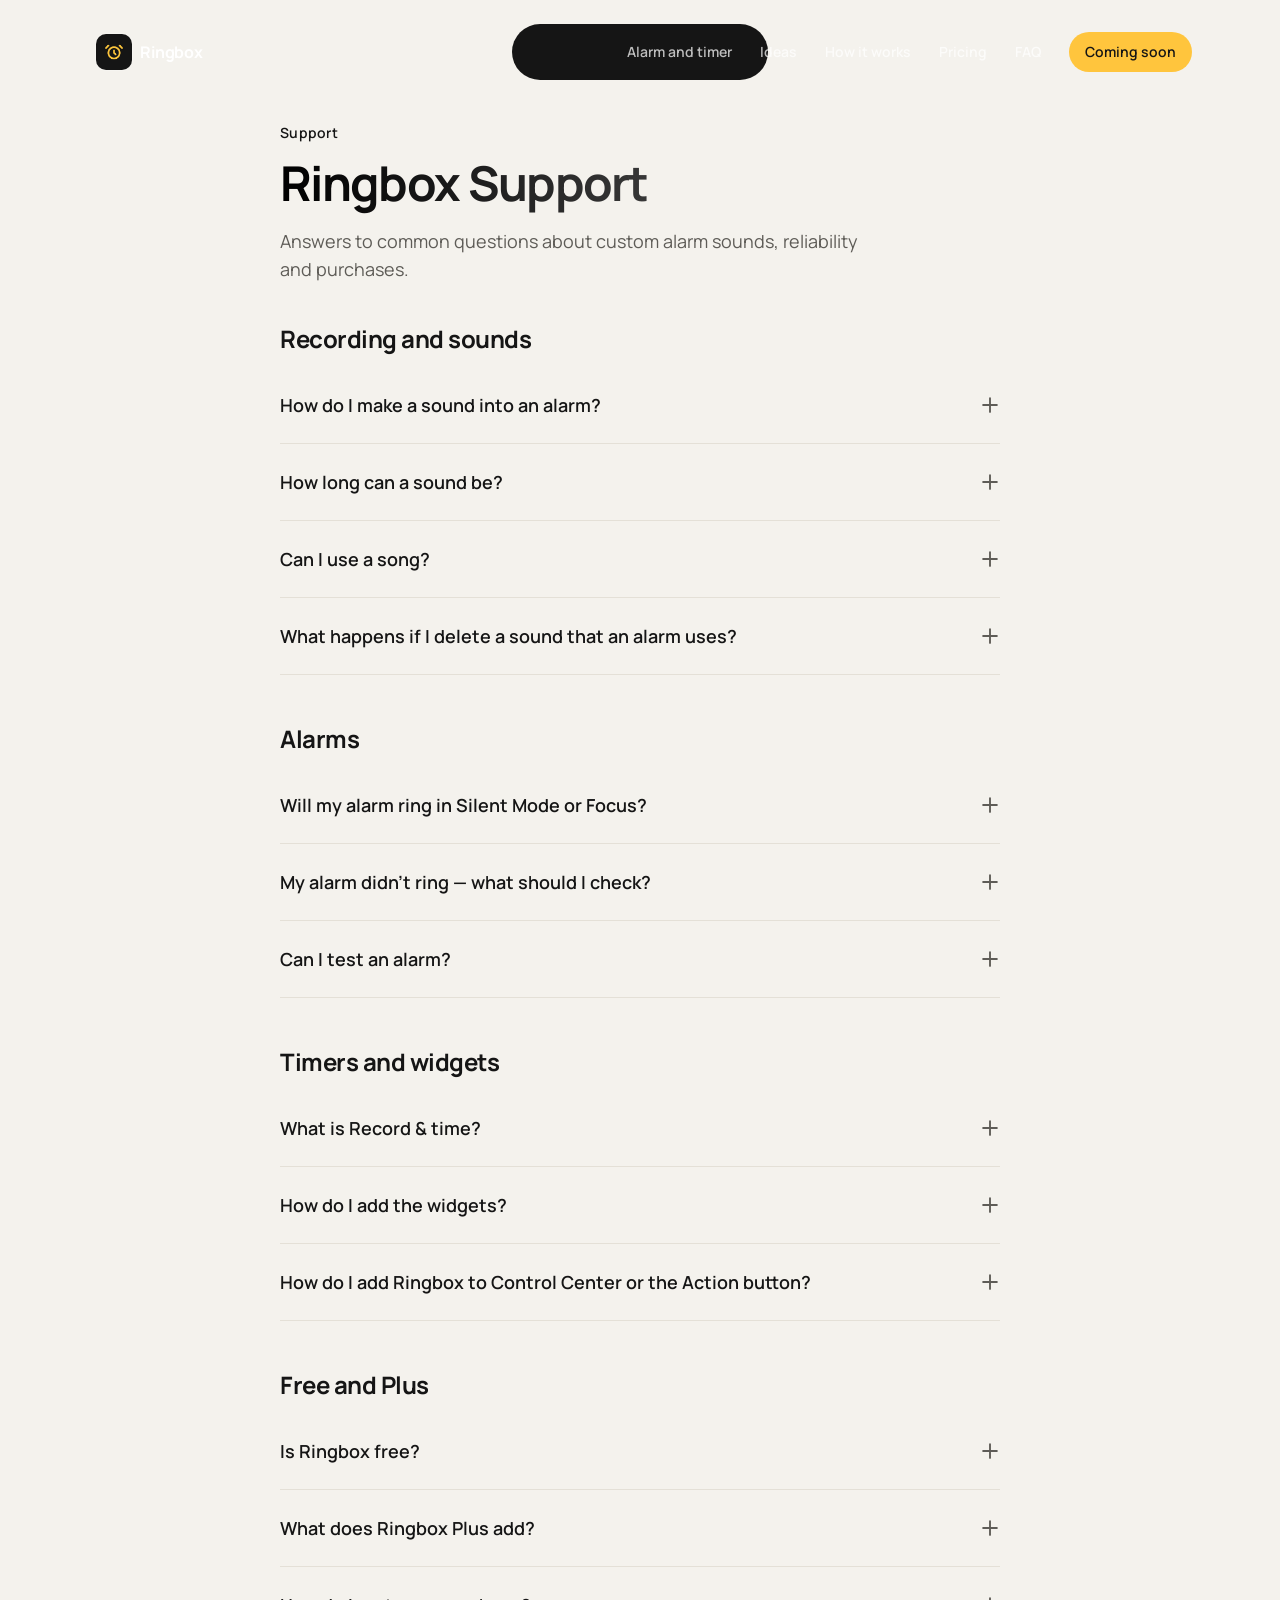
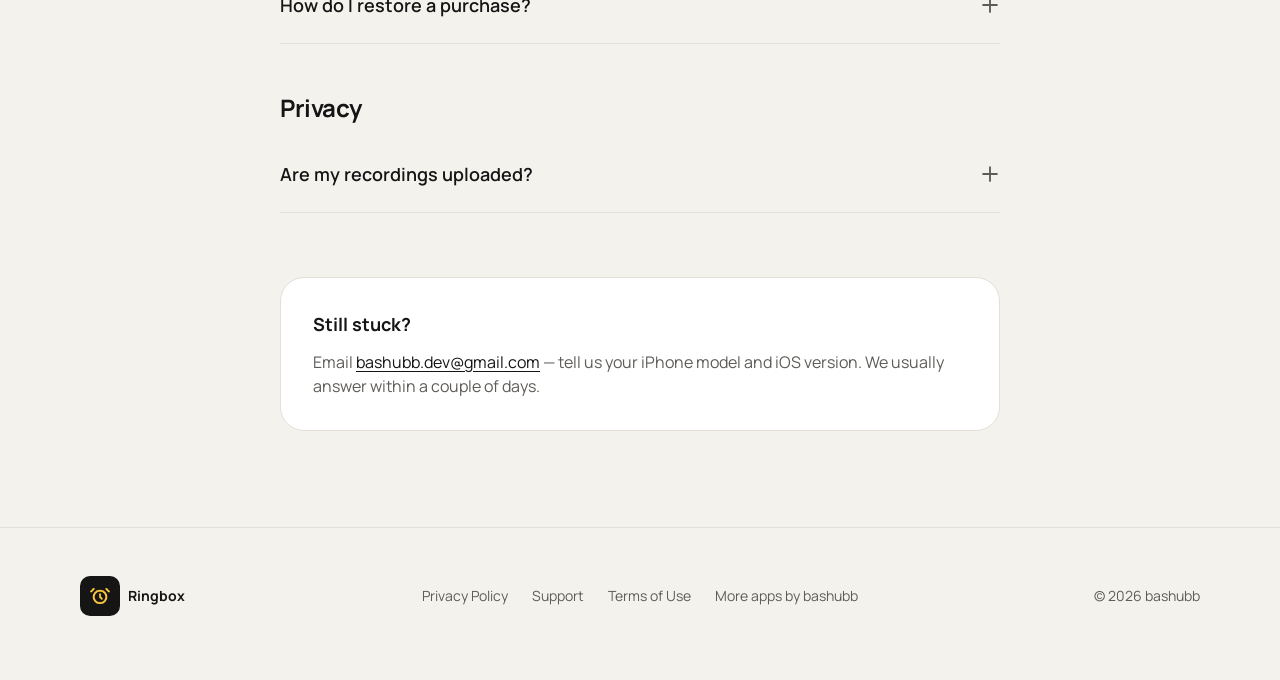
<file: docs/support/index.html>
<!doctype html>
<html lang="en" class="no-js" data-store="soon">
<head>
<meta charset="utf-8">
<meta name="viewport" content="width=device-width, initial-scale=1">
<title>Ringbox Support — Custom Alarm Sounds on iPhone</title>
<meta name="description" content="Help for Ringbox: recording and importing alarm sounds, alarms in Silent Mode, Ringbox Plus and restoring purchases, privacy and contact.">
<link rel="canonical" href="https://bashubb.com/ringbox/support/">
<meta property="og:type" content="website">
<meta property="og:site_name" content="Ringbox">
<meta property="og:title" content="Ringbox Support">
<meta property="og:description" content="Answers about custom alarm sounds, reliability, purchases and privacy.">
<meta property="og:url" content="https://bashubb.com/ringbox/support/">
<meta property="og:image" content="https://bashubb.com/ringbox/assets/icon-512.png">
<meta name="twitter:card" content="summary">
<link rel="icon" href="../assets/fav/favicon-32.png" type="image/png" sizes="32x32">
<link rel="icon" href="../assets/fav/favicon-48.png" type="image/png" sizes="48x48">
<link rel="icon" href="../assets/fav/favicon-192.png" type="image/png" sizes="192x192">
<link rel="apple-touch-icon" href="../assets/fav/apple-touch-icon.png">
<script type="application/ld+json">
{
 "@context": "https://schema.org",
 "@type": "FAQPage",
 "mainEntity": [
  {
   "@type": "Question",
   "name": "How do I make a sound into an alarm?",
   "acceptedAnswer": {
    "@type": "Answer",
    "text": "Open the Sounds tab and tap Record a sound or Import from Files, keep the part you want and save. Ringbox offers to create an alarm with it right away. You can also record or import straight from the sound picker while editing an alarm."
   }
  },
  {
   "@type": "Question",
   "name": "How long can a sound be?",
   "acceptedAnswer": {
    "@type": "Answer",
    "text": "You can record or import up to 1:30 of material and keep up to 29 seconds of it as the alarm sound — the most iOS allows for an alarm. Fades and a volume boost are under Special effects."
   }
  },
  {
   "@type": "Question",
   "name": "Can I use a song?",
   "acceptedAnswer": {
    "@type": "Answer",
    "text": "Yes — import an audio file you have in Files and keep the best part. Songs from streaming services that are protected can’t be imported."
   }
  },
  {
   "@type": "Question",
   "name": "What happens if I delete a sound that an alarm uses?",
   "acceptedAnswer": {
    "@type": "Answer",
    "text": "Ringbox asks first. Alarms that used it switch to the system sound, so they still ring."
   }
  },
  {
   "@type": "Question",
   "name": "Will my alarm ring in Silent Mode or Focus?",
   "acceptedAnswer": {
    "@type": "Answer",
    "text": "Yes. Ringbox schedules real system alarms with Apple’s AlarmKit, which ring on the Lock Screen and through Silent Mode and Focus, like the built-in Clock app. Make sure alarms are allowed for Ringbox in Settings."
   }
  },
  {
   "@type": "Question",
   "name": "My alarm didn’t ring — what should I check?",
   "acceptedAnswer": {
    "@type": "Answer",
    "text": "Open Ringbox and check that alarms are allowed (a banner appears if they aren’t), that the alarm is switched on, and that the volume of alarms isn’t at its minimum. If it still happens, email us with your iPhone model and iOS version."
   }
  },
  {
   "@type": "Question",
   "name": "Can I test an alarm?",
   "acceptedAnswer": {
    "@type": "Answer",
    "text": "Yes. During setup Ringbox schedules a test alarm about two minutes ahead so you can hear exactly how it sounds."
   }
  },
  {
   "@type": "Question",
   "name": "Is Ringbox free?",
   "acceptedAnswer": {
    "@type": "Answer",
    "text": "Yes. Alarms are free and unlimited, and your first custom sound is free too — use it in as many alarms as you like. Ringbox Plus unlocks unlimited custom sounds."
   }
  },
  {
   "@type": "Question",
   "name": "What does Ringbox Plus add?",
   "acceptedAnswer": {
    "@type": "Answer",
    "text": "Unlimited custom sounds, unlimited Record & time and every widget — as a yearly subscription or a one-time lifetime purchase. Alarms and sounds you already created keep working no matter what happens to a purchase."
   }
  },
  {
   "@type": "Question",
   "name": "How do I restore a purchase?",
   "acceptedAnswer": {
    "@type": "Answer",
    "text": "Open Ringbox, go to Settings and tap Restore purchases while signed in with the Apple Account you used to buy it."
   }
  },
  {
   "@type": "Question",
   "name": "What is Record & time?",
   "acceptedAnswer": {
    "@type": "Answer",
    "text": "A timer that rings with your own words. Tap Record & time, say what it should remind you of, tap stop and choose the minutes — three taps. It's on the Timer tab, in the Record & time widget and as a Control Center button."
   }
  },
  {
   "@type": "Question",
   "name": "Are my recordings uploaded?",
   "acceptedAnswer": {
    "@type": "Answer",
    "text": "No. Recordings, imported sounds and alarms stay on your iPhone. Ringbox has no account, no ads and no tracking. See the Privacy Policy."
   }
  }
 ]
}
</script>
<meta name="theme-color" content="#f4f2ed">
<link rel="preload" href="../assets/fonts/manrope-latin.woff2" as="font" type="font/woff2" crossorigin>
<link rel="stylesheet" href="../assets/landing.css?v=56">
<link rel="stylesheet" href="../assets/ringbox.css?v=50">
</head>
<body>
<a class="skip" href="#main">Skip to content</a>
<svg width="0" height="0" style="position:absolute" aria-hidden="true"><symbol id="i-alarm" viewBox="0 0 256 256" fill="currentColor"><path d="M128,36A100,100,0,1,0,228,136,100.11,100.11,0,0,0,128,36Zm0,176a76,76,0,1,1,76-76A76.08,76.08,0,0,1,128,212ZM32.49,72.49a12,12,0,1,1-17-17l32-32a12,12,0,1,1,17,17Zm208,0a12,12,0,0,1-17,0l-32-32a12,12,0,1,1,17-17l32,32A12,12,0,0,1,240.49,72.49ZM176,124a12,12,0,0,1,0,24H128a12,12,0,0,1-12-12V88a12,12,0,0,1,24,0v36Z"/></symbol><symbol id="i-apple-logo" viewBox="0 0 256 256" fill="currentColor"><path d="M227,168a12,12,0,0,0-4.21-5.09C207.25,152.22,204,133.68,204,120c0-16.17,12.68-30.6,20.25-37.76a12,12,0,0,0,0-17.43C210.89,52.17,188.81,44,168,44a76.29,76.29,0,0,0-40,11.37,75.59,75.59,0,0,0-93.58,11A78.64,78.64,0,0,0,12,123.51,131,131,0,0,0,53.43,216,43.81,43.81,0,0,0,83.6,228h87.69a43.87,43.87,0,0,0,32.05-13.85,127.63,127.63,0,0,0,18.4-25.39c1.57-2.88,3-5.71,4.14-8.41C227.47,176.67,229.12,172.87,227,168Zm-41.23,29.82A19.78,19.78,0,0,1,171.29,204H83.6a19.85,19.85,0,0,1-13.7-5.42A107.18,107.18,0,0,1,36,122.88,54.49,54.49,0,0,1,51.5,83.28,50.86,50.86,0,0,1,88,68h.72A51.5,51.5,0,0,1,120.48,79.4a12,12,0,0,0,15,0A51.41,51.41,0,0,1,168,68a67.24,67.24,0,0,1,29.88,7.4C186.26,89.66,180,105.13,180,120c0,23.33,7.47,42.89,21.25,56.19A103.3,103.3,0,0,1,185.76,197.81ZM128.75,13A43.83,43.83,0,0,1,142.17,1.51a12,12,0,0,1,11.64,21,19.84,19.84,0,0,0-6.11,5.24A12,12,0,0,1,128.75,13Z"/></symbol><symbol id="i-bell-ringing" viewBox="0 0 256 256" fill="currentColor"><path d="M225.81,74.65A11.86,11.86,0,0,1,220.3,76a12,12,0,0,1-10.67-6.47,90.1,90.1,0,0,0-32-35.38,12,12,0,1,1,12.8-20.29,115.25,115.25,0,0,1,40.54,44.62A12,12,0,0,1,225.81,74.65ZM46.37,69.53a90.1,90.1,0,0,1,32-35.38A12,12,0,1,0,65.6,13.86,115.25,115.25,0,0,0,25.06,58.48a12,12,0,0,0,5.13,16.17A11.86,11.86,0,0,0,35.7,76,12,12,0,0,0,46.37,69.53Zm173.51,98.35A20,20,0,0,1,204,200H171.81a44,44,0,0,1-87.62,0H52a20,20,0,0,1-15.91-32.12c7.17-9.33,15.73-26.62,15.88-55.94A76,76,0,0,1,204,112C204.15,141.26,212.71,158.55,219.88,167.88ZM147.6,200H108.4a20,20,0,0,0,39.2,0Zm48.74-24c-8.16-13-16.19-33.57-16.34-63.94A52,52,0,1,0,76,112c-.15,30.42-8.18,51-16.34,64Z"/></symbol><symbol id="i-check" viewBox="0 0 256 256" fill="currentColor"><path d="M232.49,80.49l-128,128a12,12,0,0,1-17,0l-56-56a12,12,0,1,1,17-17L96,183,215.51,63.51a12,12,0,0,1,17,17Z"/></symbol><symbol id="i-infinity" viewBox="0 0 256 256" fill="currentColor"><path d="M252,128a60,60,0,0,1-102.43,42.43l-.49-.53L89.22,102.31a36,36,0,1,0,0,51.38l3.08-3.48a12,12,0,1,1,18,15.91l-3.35,3.78-.49.53a60,60,0,1,1,0-84.86l.49.53,59.86,67.59a36,36,0,1,0,0-51.38l-3.08,3.48a12,12,0,1,1-18-15.91l3.35-3.78.49-.53A60,60,0,0,1,252,128Z"/></symbol><symbol id="i-lock-simple" viewBox="0 0 256 256" fill="currentColor"><path d="M208,76H180V56A52,52,0,0,0,76,56V76H48A20,20,0,0,0,28,96V208a20,20,0,0,0,20,20H208a20,20,0,0,0,20-20V96A20,20,0,0,0,208,76ZM100,56a28,28,0,0,1,56,0V76H100ZM204,204H52V100H204Z"/></symbol><symbol id="i-microphone" viewBox="0 0 256 256" fill="currentColor"><path d="M128,180a52.06,52.06,0,0,0,52-52V64A52,52,0,0,0,76,64v64A52.06,52.06,0,0,0,128,180ZM100,64a28,28,0,0,1,56,0v64a28,28,0,0,1-56,0Zm40,155.22V240a12,12,0,0,1-24,0V219.22A92.14,92.14,0,0,1,36,128a12,12,0,0,1,24,0,68,68,0,0,0,136,0,12,12,0,0,1,24,0A92.14,92.14,0,0,1,140,219.22Z"/></symbol><symbol id="i-moon" viewBox="0 0 256 256" fill="currentColor"><path d="M236.37,139.4a12,12,0,0,0-12-3A84.07,84.07,0,0,1,119.6,31.59a12,12,0,0,0-15-15A108.86,108.86,0,0,0,49.69,55.07,108,108,0,0,0,136,228a107.09,107.09,0,0,0,64.93-21.69,108.86,108.86,0,0,0,38.44-54.94A12,12,0,0,0,236.37,139.4Zm-49.88,47.74A84,84,0,0,1,68.86,69.51,84.93,84.93,0,0,1,92.27,48.29Q92,52.13,92,56A108.12,108.12,0,0,0,200,164q3.87,0,7.71-.27A84.79,84.79,0,0,1,186.49,187.14Z"/></symbol><symbol id="i-play" viewBox="0 0 256 256" fill="currentColor"><path d="M234.49,111.07,90.41,22.94A20,20,0,0,0,60,39.87V216.13a20,20,0,0,0,30.41,16.93l144.08-88.13a19.82,19.82,0,0,0,0-33.86ZM84,208.85V47.15L216.16,128Z"/></symbol><symbol id="i-plus" viewBox="0 0 256 256" fill="currentColor"><path d="M228,128a12,12,0,0,1-12,12H140v76a12,12,0,0,1-24,0V140H40a12,12,0,0,1,0-24h76V40a12,12,0,0,1,24,0v76h76A12,12,0,0,1,228,128Z"/></symbol><symbol id="i-speaker-high" viewBox="0 0 256 256" fill="currentColor"><path d="M157.27,21.22a12,12,0,0,0-12.64,1.31L75.88,76H32A20,20,0,0,0,12,96v64a20,20,0,0,0,20,20H75.88l68.75,53.47A12,12,0,0,0,164,224V32A12,12,0,0,0,157.27,21.22ZM36,100H68v56H36Zm104,99.46L92,162.13V93.87l48-37.33ZM212,128a44,44,0,0,1-11,29.11,12,12,0,1,1-18-15.88,20,20,0,0,0,0-26.43,12,12,0,0,1,18-15.86A43.94,43.94,0,0,1,212,128Zm40,0a83.87,83.87,0,0,1-21.39,56,12,12,0,0,1-17.89-16,60,60,0,0,0,0-80,12,12,0,1,1,17.88-16A83.87,83.87,0,0,1,252,128Z"/></symbol><symbol id="i-timer" viewBox="0 0 256 256" fill="currentColor"><path d="M128,44a96,96,0,1,0,96,96A96.11,96.11,0,0,0,128,44Zm0,168a72,72,0,1,1,72-72A72.08,72.08,0,0,1,128,212ZM164.49,99.51a12,12,0,0,1,0,17l-28,28a12,12,0,0,1-17-17l28-28A12,12,0,0,1,164.49,99.51ZM92,16A12,12,0,0,1,104,4h48a12,12,0,0,1,0,24H104A12,12,0,0,1,92,16Z"/></symbol></svg>
<nav class="island" aria-label="Main navigation">
  <a class="brand" href="../"><img src="../assets/icon-128.png" alt="" width="28" height="28">Ringbox</a>
  <div class="links">
    <a href="../#two">Alarm and timer</a>
    <a href="../#ideas">Ideas</a>
    <a href="../#how">How it works</a>
    <a href="../#pricing">Pricing</a>
    <a href="../#faq">FAQ</a>
  </div>
  <span class="btn sm cta when-soon" aria-disabled="true">Coming soon</span>
  <a class="btn sm cta when-live" href="https://apps.apple.com/us/search?term=Ringbox" data-store-link>Download</a>
  <button class="burger" type="button" aria-expanded="false" aria-controls="menu" aria-label="Open menu"><span></span><span></span></button>
</nav>
<div class="menu" id="menu">
  <a href="../#two">Alarm and timer</a>
  <a href="../#ideas">Ideas</a>
  <a href="../#how">How it works</a>
  <a href="../#pricing">Pricing</a>
  <a href="../#faq">FAQ</a>
  <a href="../support/">Support</a>
</div>

<main id="main" class="doc-page">
<section class="doc-head">
  <div class="wrap doc">
    <span class="eyebrow">Support</span>
    <h1 class="hero-title">Ringbox Support</h1>
    <p class="lead">Answers to common questions about custom alarm sounds, reliability and purchases.</p>
  </div>
</section>
<section class="doc-body">
  <div class="wrap doc">
<h2>Recording and sounds</h2>
<div class="faq">
<details><summary>How do I make a sound into an alarm?<svg aria-hidden="true"><use href="#i-plus"/></svg></summary><div>Open the Sounds tab and tap Record a sound or Import from Files, keep the part you want and save. Ringbox offers to create an alarm with it right away. You can also record or import straight from the sound picker while editing an alarm.</div></details>
<details><summary>How long can a sound be?<svg aria-hidden="true"><use href="#i-plus"/></svg></summary><div>You can record or import up to 1:30 of material and keep up to 29 seconds of it as the alarm sound — the most iOS allows for an alarm. Fades and a volume boost are under Special effects.</div></details>
<details><summary>Can I use a song?<svg aria-hidden="true"><use href="#i-plus"/></svg></summary><div>Yes — import an audio file you have in Files and keep the best part. Songs from streaming services that are protected can’t be imported.</div></details>
<details><summary>What happens if I delete a sound that an alarm uses?<svg aria-hidden="true"><use href="#i-plus"/></svg></summary><div>Ringbox asks first. Alarms that used it switch to the system sound, so they still ring.</div></details>
</div>
<h2>Alarms</h2>
<div class="faq">
<details><summary>Will my alarm ring in Silent Mode or Focus?<svg aria-hidden="true"><use href="#i-plus"/></svg></summary><div>Yes. Ringbox schedules real system alarms with Apple’s AlarmKit, which ring on the Lock Screen and through Silent Mode and Focus, like the built-in Clock app. Make sure alarms are allowed for Ringbox in Settings.</div></details>
<details><summary>My alarm didn’t ring — what should I check?<svg aria-hidden="true"><use href="#i-plus"/></svg></summary><div>Open Ringbox and check that alarms are allowed (a banner appears if they aren’t), that the alarm is switched on, and that the volume of alarms isn’t at its minimum. If it still happens, email us with your iPhone model and iOS version.</div></details>
<details><summary>Can I test an alarm?<svg aria-hidden="true"><use href="#i-plus"/></svg></summary><div>Yes. During setup Ringbox schedules a test alarm about two minutes ahead so you can hear exactly how it sounds.</div></details>
</div>
<h2>Timers and widgets</h2>
<div class="faq">
<details><summary>What is Record &amp; time?<svg aria-hidden="true"><use href="#i-plus"/></svg></summary><div>A timer that rings with your own words. Tap Record &amp; time, say what it should remind you of, tap stop and choose the minutes — three taps. You’ll find it on the Timer tab, in the Record &amp; time widget and as a Control Center button.</div></details>
<details><summary>How do I add the widgets?<svg aria-hidden="true"><use href="#i-plus"/></svg></summary><div>Touch and hold the Home Screen, tap Edit → Add Widget and search for Ringbox. Choose Next alarm or Record &amp; time. Lock Screen widgets are added from the Lock Screen’s Customize screen.</div></details>
<details><summary>How do I add Ringbox to Control Center or the Action button?<svg aria-hidden="true"><use href="#i-plus"/></svg></summary><div>Open Control Center, touch and hold an empty spot, tap Add a Control and search for Ringbox: Quick timer opens Record &amp; time, Last timer starts your most recent timer again. On iPhones with an Action button, pick a Ringbox control in Settings → Action Button.</div></details>
</div>
<h2>Free and Plus</h2>
<div class="faq">
<details><summary>Is Ringbox free?<svg aria-hidden="true"><use href="#i-plus"/></svg></summary><div>Yes. Alarms are free and unlimited, and your first custom sound is free too — use it in as many alarms as you like. Ringbox Plus unlocks unlimited custom sounds.</div></details>
<details><summary>What does Ringbox Plus add?<svg aria-hidden="true"><use href="#i-plus"/></svg></summary><div>Unlimited custom sounds, unlimited Record &amp; time and every widget — as a yearly subscription or a one-time lifetime purchase. The free version — unlimited alarms and timers and one custom sound — is the way to try Ringbox. Alarms and sounds you already created keep working no matter what happens to a purchase.</div></details>
<details><summary>How do I restore a purchase?<svg aria-hidden="true"><use href="#i-plus"/></svg></summary><div>Open Ringbox, go to Settings and tap Restore purchases while signed in with the Apple Account you used to buy it.</div></details>
</div>
<h2>Privacy</h2>
<div class="faq">
<details><summary>Are my recordings uploaded?<svg aria-hidden="true"><use href="#i-plus"/></svg></summary><div>No. Recordings, imported sounds and alarms stay on your iPhone. Ringbox has no account, no ads and no tracking. See the <a href="../privacy/">Privacy Policy</a>.</div></details>
</div>
<div class="contact">
<p><strong>Still stuck?</strong></p>
<p>Email <a href="mailto:bashubb.dev@gmail.com">bashubb.dev@gmail.com</a> — tell us your iPhone model and iOS version. We usually answer within a couple of days.</p>
</div>
  </div>
</section>
</main>

<footer class="footer">
  <div class="wrap">
    <a class="brand" href="../"><img src="../assets/icon-128.png" alt="" width="24" height="24">Ringbox</a>
    <nav aria-label="Footer">
      <a href="../privacy/">Privacy Policy</a>
      <a href="../support/">Support</a>
      <a href="https://www.apple.com/legal/internet-services/itunes/dev/stdeula/">Terms of Use</a>
      <a href="https://bashubb.com/">More apps by bashubb</a>
    </nav>
    <span>© 2026 bashubb</span>
  </div>
</footer>
<script src="../assets/landing.js?v=54"></script>
</body>
</html>
</file>
<file: docs/assets/ringbox.css>
/* Ringbox theme (Flat v2: paper, ink, flat colour blobs, no shadows) + page sections. Shared system: landing.css */
:root {
  --bg: #f4f2ed;
  --bg-2: #ebe8e1;
  --surface: #ffffff;
  --text: #151515;
  --muted: #5e5c57;
  --line: #e4e0d7;
  --accent: #ffc53d;
  --on-accent: #151515;
  --accent-text: #151515;
  --h-from: #000000;
  --h-to: #666666;
  --sun: #ffc53d; --sky: #9fd0f2; --lime: #c6e06b; --coral: #ff9a7a; --lilac: #c3b5f7; --record: #ff5a3c;
  --glass: #151515;
  --glass-line: #151515;
  --glass-hover: rgba(255, 255, 255, 0.12);
  --menu-bg: rgba(244, 242, 237, 0.86);
  --soon-bg: #151515;
  --soon-fg: #ffffff;
  --phone: #151515;
  --focus: #151515;
  color-scheme: light;
}
::selection { background: var(--sun); color: var(--text); }

/* Ink island, like the app's floating tab bar */
.island { color: #fff; }
.island .links a { color: rgba(255, 255, 255, 0.72); }
@media (hover: hover) and (pointer: fine) { .island .links a:hover, .island .links a[aria-current="true"] { color: #fff; } }
.island .cta[aria-disabled="true"] { background: var(--sun); color: var(--text); }
.burger span { background: #fff; }

.phone { box-shadow: none; }
.iphone > .layer.shadow { box-shadow: none; }

/* Hero */
.hero { padding: 160px 0 var(--s-900); }
.hero-grid { display: grid; grid-template-columns: 1.05fr 0.95fr; gap: var(--s-700); align-items: center; }
@media (max-width: 900px) { .hero { padding-top: 128px; } .hero-grid { grid-template-columns: 1fr; gap: var(--s-600); } }
.ring-card {
  position: relative; aspect-ratio: 1 / 1.02; border-radius: 48px; background: var(--sun);
  display: flex; flex-direction: column; justify-content: space-between; padding: var(--s-600);
  transform: rotate(-3deg); transition: transform 1200ms var(--ease);
}
@media (hover: hover) and (pointer: fine) { .ring-card:hover { transform: rotate(0deg) scale(1.01); } }
.ring-card .wave { display: flex; align-items: center; gap: 6px; height: 45%; }
.ring-card .wave i { flex: 1; border-radius: 9999px; background: var(--text); height: var(--h); animation: bar 1.6s var(--ease) infinite alternate; animation-delay: var(--d); }
@keyframes bar { from { transform: scaleY(0.35); } to { transform: scaleY(1); } }
.ring-card .time { display: flex; align-items: flex-end; gap: var(--s-200); font-size: 128px; line-height: 0.8; font-weight: 700; letter-spacing: -0.05em; font-variant-numeric: tabular-nums; }
.ring-card .time svg { width: 48px; height: 48px; margin-bottom: 8px; animation: shake 2.4s var(--ease) infinite; transform-origin: 50% 10%; }
@keyframes shake { 0%, 60%, 100% { transform: rotate(0); } 66% { transform: rotate(-14deg); } 72% { transform: rotate(12deg); } 78% { transform: rotate(-8deg); } 84% { transform: rotate(4deg); } }
.ring-card .label { display: inline-flex; align-self: flex-start; align-items: center; gap: var(--s-75); padding: var(--s-75) var(--s-200); border-radius: 9999px; background: var(--text); color: #fff; font-size: 14px; line-height: 20px; font-weight: 600; }
.ring-card .label .dot { width: 8px; height: 8px; border-radius: 9999px; background: var(--record); animation: blink 1.2s steps(2) infinite; }
@keyframes blink { 50% { opacity: 0.2; } }
@media (max-width: 480px) { .ring-card { padding: var(--s-400); border-radius: 40px; } }

/* Drum: alarm cards on a wheel, like the time picker */
.drum-scene { height: 380vh; }
.drum-scene .scene-pin { display: grid; align-items: center; }
.drum-grid { display: grid; grid-template-columns: 0.9fr 1.1fr; gap: var(--s-700); align-items: center; }
@media (max-width: 900px) { .drum-grid { grid-template-columns: 1fr; gap: var(--s-400); } .drum-scene .lead { display: none; } }
.drum-view { position: relative; height: min(70vh, 560px); perspective: 900px; display: grid; place-items: center; }
@media (max-width: 900px) { .drum-view { height: 52vh; } }
.drum { position: relative; width: min(100%, 420px); height: 112px; transform-style: preserve-3d; }
.alarm {
  position: absolute; inset: 0; display: grid; grid-template-columns: auto 1fr auto; align-items: center; gap: var(--s-200);
  padding: 0 var(--s-300); border-radius: 24px; background: var(--c); color: var(--text);
  backface-visibility: hidden; -webkit-backface-visibility: hidden;
}
.alarm.front { box-shadow: inset 0 0 0 3px var(--text); }
.alarm .t { font-size: 48px; line-height: 1; font-weight: 700; letter-spacing: -0.04em; font-variant-numeric: tabular-nums; }
.alarm .n { font-size: 16px; line-height: 24px; font-weight: 700; }
.alarm .m { display: flex; align-items: center; gap: var(--s-75); font-size: 14px; line-height: 20px; color: rgba(21, 21, 21, 0.72); }
.alarm .m .bars { display: inline-flex; gap: 2px; align-items: center; height: 14px; }
.alarm .m .bars i { width: 3px; border-radius: 2px; background: currentColor; }
.alarm .play { display: inline-flex; width: 40px; height: 40px; align-items: center; justify-content: center; border-radius: 9999px; background: var(--text); color: #fff; }
.alarm .play svg { width: 16px; height: 16px; }
@media (max-width: 480px) { .drum { height: 96px; } .alarm { padding: 0 var(--s-200); gap: var(--s-100); } .alarm .t { font-size: 36px; } .alarm .n { font-size: 14px; line-height: 20px; } }
.drum-caption { margin-top: var(--s-400); display: inline-flex; align-items: center; gap: var(--s-75); padding: var(--s-75) var(--s-200); border-radius: 9999px; background: var(--surface); font-size: 14px; line-height: 20px; font-weight: 600; }
.drum-caption svg { width: 16px; height: 16px; }

/* Prism: three screens on a rotating triangle */
.prism-scene { height: 340vh; background: var(--bg-2); }
.prism-scene .scene-pin { display: grid; align-items: center; }
.prism-grid { display: grid; grid-template-columns: 1fr 1fr; gap: var(--s-700); align-items: center; }
@media (max-width: 900px) { .prism-grid { grid-template-columns: 1fr; gap: var(--s-300); } }
.prism-view { height: min(78vh, 680px); perspective: 1600px; display: grid; place-items: center; }
.spin { --w: calc(min(78vh, 680px) * 0.44); }
@media (max-width: 900px) { .prism-view { height: calc(100svh - 330px - var(--ui-bottom)); } .spin { --w: calc((100svh - 330px - var(--ui-bottom)) * 0.44); } }
.psteps { position: relative; min-height: 240px; }
@media (max-width: 900px) { .psteps { min-height: 150px; order: 2; } .psteps .lead { margin-top: var(--s-100); font-size: 16px; line-height: 24px; } .psteps h2.title { font-size: 30px; line-height: 36px; } }
.pstep { position: absolute; inset: 0 0 auto 0; opacity: 0; transform: translateY(24px); filter: blur(8px); transition: opacity var(--dur) var(--ease), transform var(--dur) var(--ease), filter var(--dur) var(--ease); }
.pstep.on { opacity: 1; transform: none; filter: none; }
.pstep .num { display: inline-flex; width: 32px; height: 32px; margin-bottom: var(--s-200); align-items: center; justify-content: center; border-radius: 9999px; background: var(--text); color: #fff; font-weight: 700; font-size: 14px; }

/* Tagline highlighter */
.tagline-band { padding-block: 160px; }
.tagline { line-height: 1.15; }
.tagline .w.hl { position: relative; z-index: 0; }
.tagline .w.hl::before { content: ""; position: absolute; z-index: -1; top: 0.1em; bottom: -0.02em; left: -0.12em; right: -0.18em; border-radius: 0.12em; background: var(--sun); opacity: 0; transform: scaleX(0.6); transform-origin: 0 50%; transition: opacity 600ms var(--ease), transform 800ms var(--ease); }
.tagline .w.hl.on::before { opacity: 1; transform: none; }
@media (max-width: 640px) { .tagline-band { padding-block: var(--s-900); } }

/* Record & time */
.blobs { margin-top: var(--s-600); }
.blob { border-radius: 32px; padding: var(--s-400); display: flex; flex-direction: column; gap: var(--s-200); min-height: 280px; background: var(--c); transition: transform var(--dur) var(--ease); }
@media (hover: hover) and (pointer: fine) { .blob:hover { transform: translateY(-4px) rotate(-1deg); } }
.blob .big { font-size: 48px; line-height: 1; font-weight: 700; letter-spacing: -0.04em; margin-top: auto; }
.blob .k { display: inline-flex; width: 32px; height: 32px; align-items: center; justify-content: center; border-radius: 9999px; background: var(--text); color: #fff; font-size: 14px; font-weight: 700; }
.blob p { color: rgba(21, 21, 21, 0.72); }
.mins { display: flex; flex-wrap: wrap; gap: var(--s-75); margin-top: auto; }
.mins span { padding: var(--s-75) var(--s-100); border-radius: 9999px; background: rgba(255, 255, 255, 0.6); font-weight: 700; font-size: 14px; line-height: 20px; }
.mins span.on { background: var(--text); color: #fff; }

/* Rings when it matters */
.split { display: grid; grid-template-columns: 1fr 1fr; gap: var(--s-800); align-items: center; }
@media (max-width: 900px) { .split { grid-template-columns: 1fr; gap: var(--s-600); } }
.lock { border-radius: 48px; background: var(--text); color: #fff; padding: var(--s-400); display: grid; gap: var(--s-300); max-width: 440px; justify-self: center; width: 100%; }
.lock .top { display: flex; align-items: center; gap: var(--s-100); font-size: 14px; line-height: 20px; font-weight: 600; color: rgba(255, 255, 255, 0.72); }
.lock .top .app { display: inline-flex; width: 32px; height: 32px; align-items: center; justify-content: center; border-radius: 8px; background: var(--sun); color: var(--text); }
.lock .top .app svg { width: 18px; height: 18px; }
.lock .clock { font-size: 96px; line-height: 1; font-weight: 700; letter-spacing: -0.05em; font-variant-numeric: tabular-nums; }
.lock .what { font-size: 20px; line-height: 28px; font-weight: 700; }
.lock .wave { display: flex; gap: 4px; align-items: center; height: 48px; }
.lock .wave i { flex: 1; border-radius: 9999px; background: var(--sun); height: var(--h); animation: bar 1.4s var(--ease) infinite alternate; animation-delay: var(--d); }
.lock .btns { display: grid; grid-template-columns: 1fr 1fr; gap: var(--s-100); }
.lock .btns span { display: flex; align-items: center; justify-content: center; min-height: 56px; border-radius: 9999px; font-weight: 700; }
.lock .btns .snooze { background: rgba(255, 255, 255, 0.14); }
.lock .btns .stop { background: var(--sun); color: var(--text); }
.chips { display: flex; flex-wrap: wrap; gap: var(--s-75); margin-top: var(--s-400); }
.chips span { display: inline-flex; align-items: center; gap: var(--s-75); padding: var(--s-75) var(--s-200); border-radius: 9999px; background: var(--c); font-weight: 600; font-size: 14px; line-height: 20px; }
.chips svg { width: 16px; height: 16px; }

/* Pricing */
.plans { margin: var(--s-600) auto 0; max-width: 880px; display: grid; grid-template-columns: 1fr 1fr; gap: var(--s-300); }
@media (max-width: 720px) { .plans { grid-template-columns: 1fr; } }
.plan { border-radius: 32px; padding: var(--s-400); display: flex; flex-direction: column; gap: var(--s-200); text-align: left; background: var(--surface); }
.plan.plus { background: var(--sun); }
.plan .price { font-size: 48px; line-height: 1; font-weight: 700; letter-spacing: -0.03em; }
.plan .price small { font-size: 16px; line-height: 24px; font-weight: 600; letter-spacing: 0; color: rgba(21, 21, 21, 0.72); }
.plan ul { margin: 0; padding: 0; list-style: none; display: grid; gap: var(--s-100); }
.plan li { display: flex; gap: var(--s-75); align-items: flex-start; }
.plan li svg { width: 18px; height: 18px; margin-top: 3px; flex: none; }
.plan .note { font-size: 14px; line-height: 20px; color: rgba(21, 21, 21, 0.72); }

/* Final */
.final { background: var(--text); color: #fff; border-radius: 48px; padding: var(--s-900) var(--s-400); text-align: center; }
.final .hero-title { margin-inline: auto; --h-from: #ffffff; --h-to: #9b9b9b; }
.final .lead { margin-inline: auto; color: rgba(255, 255, 255, 0.72); }
.final .cta-row { justify-content: center; }
.final .btn[aria-disabled="true"] { background: var(--sun); color: var(--text); }
@media (max-width: 480px) { .final { padding: var(--s-700) var(--s-300); border-radius: 32px; } .final .hero-title { font-size: 30px; line-height: 36px; } }

@media (prefers-reduced-motion: reduce) {
  .ring-card .wave i, .lock .wave i, .ring-card .time svg, .ring-card .label .dot { animation: none; }
  .ring-card { transform: none; }
}

/* Two things in one: alarms and the talking quick timer */
.ways { margin-top: var(--s-600); display: grid; grid-template-columns: 1fr 1fr; gap: var(--s-300); }
@media (max-width: 900px) { .ways { grid-template-columns: 1fr; } }
.way { position: relative; overflow: hidden; display: flex; flex-direction: column; gap: var(--s-300); padding: var(--s-500) var(--s-500) 0; border-radius: 40px; background: var(--c); color: var(--text); transition: transform var(--dur) var(--ease); }
@media (hover: hover) and (pointer: fine) { .way:hover { transform: translateY(-4px); } }
@media (max-width: 480px) { .way { padding: var(--s-300) var(--s-300) 0; border-radius: 32px; } }
.way-head { display: flex; align-items: center; gap: var(--s-200); }
.way-head h3 { font-size: 36px; line-height: 40px; letter-spacing: -0.03em; }
.way-ic { display: inline-flex; width: 56px; height: 56px; flex: none; align-items: center; justify-content: center; border-radius: 9999px; background: var(--text); color: #fff; }
.way-ic svg { width: 28px; height: 28px; }
.way-time { display: inline-block; margin-top: var(--s-50); padding: 2px var(--s-100); border-radius: 9999px; background: rgba(21, 21, 21, 0.1); font-size: 14px; line-height: 20px; font-weight: 700; }
.way-steps { margin: 0; padding: 0; list-style: none; display: grid; gap: var(--s-100); }
.way-steps li { display: flex; gap: var(--s-100); align-items: center; font-weight: 600; }
.way-steps span { display: inline-flex; width: 28px; height: 28px; flex: none; align-items: center; justify-content: center; border-radius: 9999px; background: var(--text); color: #fff; font-size: 14px; font-weight: 700; }
.way-steps span svg { width: 16px; height: 16px; }
.way-best { font-size: 14px; line-height: 20px; color: rgba(21, 21, 21, 0.72); }
.way-best b { color: var(--text); margin-right: var(--s-50); }

/* The app icon is black: give it an edge on the ink island */
.island .brand img { box-shadow: 0 0 0 1px rgba(255, 255, 255, 0.22); }



.island:not(.solid) { --island-bg: #151515; --glass-line: rgba(255, 255, 255, 0.1); }

/* Phone mockups in cards stand up as the card comes into view: no roll, no skew, never cropped at the sides */
.way-phone { margin-top: auto; height: 300px; display: flex; justify-content: center; perspective: 2600px; perspective-origin: 50% 85%; clip-path: inset(-120px -120px 0 -120px); }
.way-phone .iphone { --w: 240px; margin-top: var(--s-300); transform-origin: 50% 100%; transform: translateY(48px) rotateX(28deg); opacity: 0.5;
  transition: transform 1400ms var(--ease) 150ms, opacity 900ms var(--ease) 150ms; }
.way.in .way-phone .iphone { transform: none; opacity: 1; }
@media (hover: hover) and (pointer: fine) { .way.in:hover .way-phone .iphone { transform: translateY(-10px); transition-delay: 0s; } }
@media (max-width: 720px) { .way-phone { height: 270px; } .way-phone .iphone { --w: min(56vw, 230px); } }
@media (prefers-reduced-motion: reduce) { .way-phone .iphone { transform: none; opacity: 1; } }

/* ===== Phones: the desktop page in one column, sized to read ===== */
@media (max-width: 720px) {
  .plans { grid-template-columns: 1fr; gap: var(--s-200); margin-top: var(--s-400); }
  .plan { padding: var(--s-300); border-radius: 28px; }
  .plan .price { font-size: 36px; line-height: 40px; }
  .lock { padding: var(--s-300); border-radius: 32px; gap: var(--s-200); }
  .lock .clock { font-size: 72px; }
  .way-steps li { font-size: 14px; line-height: 20px; }
}

/* card phones always stand upright: no lying-down start state */
.way-phone { perspective: none !important; }
.way-phone .iphone, .tilt .iphone { transform: none !important; opacity: 1 !important; }

/* ===== Phones, portrait and landscape: their own layout (system in landing.css) ===== */
@media (max-width: 720px), (pointer: coarse) and (max-height: 540px) {
  .hero { padding: var(--s-700) 0; }
  .ring-card { width: min(100%, calc(var(--m-room) * 0.62)); justify-self: center; }
  .ideas-m .lead { margin-top: var(--s-100); }
  .ideas-m .m-marquee { margin-top: var(--s-300); }
  .ideas-m .m-marquee > div { --drift: 48s; padding-block: var(--s-75); }
  .ideas-m .alarm { position: relative; inset: auto; width: min(80vw, 340px); height: 88px; }
  .how-m { background: var(--bg-2); }
  .how-m .num { display: inline-flex; width: 32px; height: 32px; margin-bottom: var(--s-100); align-items: center; justify-content: center; border-radius: 9999px; background: var(--text); color: #fff; font-weight: 700; font-size: 14px; }
  .how-m h2.title { font-size: 30px; line-height: 36px; }
  .how-m .m-dots { --dot: var(--text); }
  .lock { padding: var(--s-300); border-radius: 32px; gap: var(--s-200); }
  .lock .clock { font-size: 72px; }
  .plans { gap: var(--s-200); margin-top: var(--s-400); }
  .plan .price { font-size: 36px; line-height: 40px; }
}
@media (max-width: 720px) and (orientation: landscape), (pointer: coarse) and (max-height: 540px) and (orientation: landscape) {
  .hero { padding-top: var(--s-600); }
  .hero-grid { grid-template-columns: minmax(0, 1.2fr) minmax(0, 1fr); gap: var(--s-400); }
  .hero .hero-title { font-size: 30px; line-height: 36px; }
  .hero .lead { font-size: 14px; line-height: 20px; margin-top: var(--s-100); }
  .hero .cta-row { margin-top: var(--s-200); }
  .hero .proof { display: none; }
  .ring-card { width: calc(var(--m-room) - var(--s-600)); padding: var(--s-300); border-radius: 32px; }
  .ways, .plans, .split { grid-template-columns: 1fr 1fr; }
  .way-head h3 { font-size: 24px; line-height: 32px; }
  .way-phone { height: 200px; }
  .way-phone .iphone { --w: 160px; }
  .ideas-m .lead { max-width: 640px; }
  .lock { max-width: 360px; padding: var(--s-200); gap: var(--s-100); }
  .lock .clock { font-size: 48px; }
  .lock .wave { height: 32px; }
  .lock .btns span { min-height: 44px; }
}

/* The 7:00 card scales with its own width, so it reads the same in any column, window or orientation */
.ring-card { container-type: inline-size; }
.ring-card .time { font-size: clamp(48px, 26cqw, 128px); gap: 4cqw; }
.ring-card .time svg { width: clamp(24px, 9.5cqw, 48px); height: clamp(24px, 9.5cqw, 48px); margin-bottom: 1.6cqw; }
.ring-card .label { white-space: nowrap; font-size: clamp(12px, 3.2cqw, 14px); padding: clamp(4px, 1.6cqw, 8px) clamp(8px, 3.2cqw, 16px); }
.ring-card .wave { gap: clamp(2px, 1.2cqw, 6px); }

/* Phones: one iPhone above (or beside) the steps; it spins between them */
@media (max-width: 720px), (pointer: coarse) and (max-height: 540px) {
  .how-m-grid { display: grid; gap: var(--s-300); justify-items: center; text-align: center; }
  .how-m .m-vis { perspective: 1400px; }
  .how-m .m-vis .iphone { --w: calc(min(46svh, 420px) * 0.48); }
  .how-m .m-car { width: 100%; }
  .how-m .m-txt > * { max-width: 520px; margin-inline: auto; }
  .how-m .lead { margin-top: var(--s-100); }
}
@media (max-width: 720px) and (orientation: landscape), (pointer: coarse) and (max-height: 540px) and (orientation: landscape) {
  .how-m-grid { grid-template-columns: auto minmax(0, 1fr); align-items: center; text-align: left; gap: var(--s-400); padding-inline: max(var(--gutter), env(safe-area-inset-left, 0px)) 0; }
  .how-m .m-vis .iphone { --w: calc((var(--m-room) - var(--s-600)) * 0.48); }
  .how-m .m-dots { justify-content: flex-start; padding-left: var(--gutter); }
}
@media (max-width: 720px) and (orientation: landscape), (pointer: coarse) and (max-height: 540px) and (orientation: landscape) { .how-m .m-txt > * { margin-inline: 0; } }

/* The film is the first section on desktop: full bleed under the bar, no frame; phones open with it full screen */
.film-sec { padding: calc(56px + env(safe-area-inset-top, 0px)) 0 0; background: #f4f2ed; }
.film-card { position: relative; margin: 0; height: calc(100svh - 56px); min-height: 420px; overflow: hidden; background: #f4f2ed; }
.film-card video { width: 100%; height: 100%; object-fit: cover; display: block; }
.film-play { position: absolute; right: var(--s-300); bottom: var(--s-300); display: grid; place-items: center; width: 48px; height: 48px; border: 0; border-radius: 9999px; background: #151515; color: #fff; cursor: pointer; transition: transform 160ms var(--ease); }
.film-play:active { transform: scale(0.96); }
.film-play svg { width: 20px; height: 20px; }
@media (max-width: 720px), (pointer: coarse) and (max-height: 540px) { .film-intro { --film-bg: #f4f2ed; --film-fg: #151515; } }
</file>
<file: docs/assets/landing.css>
/* Shared landing system for bashubb app sites (Wipe, Ringbox, Tempo).
   Values follow the landing-page-design skill: Tailwind type scale, the
   2/4/8/12/16/24/32/40/48/64/80/96 spacing set, Tailwind radii, one easing.
   Each site sets its colours in theme.css. Keep this file identical across sites. */

@font-face {
  font-family: "Manrope";
  src: url("fonts/manrope-latin.woff2") format("woff2");
  font-weight: 200 800;
  font-display: swap;
  unicode-range: U+0000-00FF, U+0131, U+0152-0153, U+02BB-02BC, U+02C6, U+02DA, U+02DC, U+0304, U+0308, U+0329, U+2000-206F, U+20AC, U+2122, U+2191, U+2193, U+2212, U+2215, U+FEFF, U+FFFD;
}
@font-face {
  font-family: "Manrope";
  src: url("fonts/manrope-latin-ext.woff2") format("woff2");
  font-weight: 200 800;
  font-display: swap;
  unicode-range: U+0100-02BA, U+02BD-02C5, U+02C7-02CC, U+02CE-02D7, U+02DD-02FF, U+0304, U+0308, U+0329, U+1D00-1DBF, U+1E00-1E9F, U+1EF2-1EFF, U+2020, U+20A0-20AB, U+20AD-20C0, U+2113, U+2C60-2C7F, U+A720-A7FF;
}

:root {
  --s-25: 2px; --s-50: 4px; --s-75: 8px; --s-100: 12px; --s-200: 16px; --s-300: 24px;
  --s-400: 32px; --s-500: 40px; --s-600: 48px; --s-700: 64px; --s-800: 80px; --s-900: 96px;
  --ease: cubic-bezier(0.32, 0.72, 0, 1);
  --dur: 700ms;
  --wrap: 1120px;
  --gutter: var(--s-300);
}
@media (max-width: 640px) { :root { --gutter: var(--s-200); } }

*, *::before, *::after { box-sizing: border-box; }
html { -webkit-text-size-adjust: 100%; -webkit-tap-highlight-color: transparent; scroll-behavior: smooth; }
@media (prefers-reduced-motion: reduce) { html { scroll-behavior: auto; } }
body {
  margin: 0;
  background: var(--bg);
  color: var(--text);
  font-family: "Manrope", ui-rounded, system-ui, sans-serif;
  font-size: 16px; line-height: 24px;
  font-optical-sizing: auto;
  -webkit-font-smoothing: antialiased;
  overflow-x: clip;
}
img, video, svg { display: block; max-width: 100%; }
a { color: inherit; }
button { font: inherit; color: inherit; }
button, a, [role="button"], summary { touch-action: manipulation; }
button, .btn, .store-badge, .chip, summary { -webkit-user-select: none; user-select: none; -webkit-touch-callout: none; }
h1, h2, h3, p { margin: 0; }
h1, h2, h3 { text-wrap: balance; font-weight: 700; }
p, li, dd { text-wrap: pretty; }
::selection { background: var(--accent); color: var(--on-accent); }

:focus-visible { outline: 3px solid var(--focus, var(--accent)); outline-offset: 3px; border-radius: 8px; }

.skip {
  position: fixed; left: var(--s-200); top: var(--s-200); z-index: 100;
  padding: var(--s-75) var(--s-100); border-radius: 9999px;
  background: var(--text); color: var(--bg); font-weight: 600; text-decoration: none;
  transform: translateY(-200%); transition: transform var(--dur) var(--ease);
}
.skip:focus { transform: none; }

.wrap { width: min(100% - 2 * var(--gutter), var(--wrap)); margin-inline: auto; }
.center { text-align: center; }
.center .lead, .center h2 { margin-inline: auto; }

section { position: relative; }
.pad { padding-block: var(--s-900); }
@media (max-width: 640px) { .pad { padding-block: var(--s-700); } }

/* Type */
.eyebrow {
  display: inline-block; margin-bottom: var(--s-200);
  font-size: 14px; line-height: 20px; font-weight: 600; letter-spacing: 0.02em;
  color: var(--accent-text, var(--muted));
}
.hero-title {
  max-width: 680px;
  font-size: 60px; line-height: 1; letter-spacing: -0.035em; font-weight: 700;
  background: linear-gradient(90deg, var(--h-from), var(--h-to));
  -webkit-background-clip: text; background-clip: text; color: transparent;
  padding-bottom: 0.16em; margin-bottom: -0.08em;
}
@media (max-width: 900px) { .hero-title { font-size: 48px; } }
@media (max-width: 480px) { .hero-title { font-size: 36px; line-height: 40px; letter-spacing: -0.03em; } }
h2.title { max-width: 760px; font-size: 48px; line-height: 1; letter-spacing: -0.03em; }
@media (max-width: 900px) { h2.title { font-size: 36px; line-height: 40px; } }
@media (max-width: 480px) { h2.title { font-size: 30px; line-height: 36px; } }
h3 { font-size: 20px; line-height: 28px; letter-spacing: -0.01em; }
.lead { max-width: 680px; margin-top: var(--s-300); font-size: 18px; line-height: 28px; color: var(--muted); }
@media (max-width: 480px) { .lead { font-size: 16px; line-height: 24px; } }
.small { font-size: 14px; line-height: 20px; color: var(--muted); }

/* Buttons */
.btn {
  display: inline-flex; align-items: center; justify-content: center; gap: var(--s-75);
  min-height: 44px; padding: var(--s-75) var(--s-100);
  border: 0; border-radius: 9999px; cursor: pointer; text-decoration: none;
  font-size: 16px; line-height: 24px; font-weight: 600;
  background: var(--btn-bg, var(--text)); color: var(--btn-fg, var(--bg));
  transition: transform var(--dur) var(--ease), background-color var(--dur) var(--ease), opacity var(--dur) var(--ease);
}
@media (hover: hover) and (pointer: fine) { .btn:hover { transform: translateY(-2px); } }
.btn:active { transform: scale(0.98); transition-duration: 120ms; }
.btn svg { width: 20px; height: 20px; }
.btn.sm { min-height: 40px; font-size: 14px; line-height: 20px; padding: var(--s-75) var(--s-200); }
.btn[aria-disabled="true"] { cursor: default; background: var(--soon-bg); color: var(--soon-fg); }
@media (hover: hover) and (pointer: fine) { .btn[aria-disabled="true"]:hover { transform: none; } }

.store-badge { display: inline-flex; border-radius: 12px; transition: transform var(--dur) var(--ease), opacity var(--dur) var(--ease); }
.store-badge img { height: 52px; width: auto; }
@media (hover: hover) and (pointer: fine) { .store-badge:hover { transform: translateY(-2px); } }
.store-badge:active { transform: scale(0.98); }

.cta-row { display: flex; flex-wrap: wrap; align-items: center; gap: var(--s-200); margin-top: var(--s-400); }
.proof { display: flex; flex-wrap: wrap; gap: var(--s-75) var(--s-300); margin: var(--s-300) 0 0; padding: 0; list-style: none; font-size: 14px; line-height: 20px; color: var(--muted); }
.proof li { display: inline-flex; align-items: center; gap: var(--s-75); }
.proof svg { width: 20px; height: 20px; color: var(--accent-text, var(--text)); }

/* Store status: <html data-store="soon|live"> */
[data-store="soon"] .when-live, [data-store="live"] .when-soon { display: none !important; }

/* Fluid island nav */
.island {
  position: fixed; top: calc(var(--s-300) + env(safe-area-inset-top, 0px)); left: 50%; z-index: 50;
  transform: translateX(-50%);
  display: flex; align-items: center; gap: var(--s-75);
  width: max-content; max-width: calc(100% - 2 * var(--gutter));
  padding: var(--s-50) var(--s-75) var(--s-50) var(--s-100);
  border-radius: 9999px; border: 1px solid var(--glass-line);
  background: var(--glass); -webkit-backdrop-filter: blur(20px) saturate(1.6); backdrop-filter: blur(20px) saturate(1.6);
  transition: top 600ms var(--ease), border-radius 600ms var(--ease), padding 600ms var(--ease), background-color 600ms var(--ease), box-shadow 600ms var(--ease);
}
.island .brand { display: inline-flex; align-items: center; gap: var(--s-75); margin-right: var(--s-200); font-weight: 700; text-decoration: none; letter-spacing: -0.01em; }
.island .brand img { width: 36px; height: 36px; border-radius: 10px; }
.island .links { display: flex; gap: var(--s-50); }
.island .links a {
  padding: var(--s-75) var(--s-100); border-radius: 9999px; text-decoration: none;
  font-size: 14px; line-height: 20px; font-weight: 600; color: var(--muted);
  transition: color var(--dur) var(--ease), background-color var(--dur) var(--ease);
}
@media (hover: hover) and (pointer: fine) { .island .links a:hover { color: var(--text); background: var(--glass-hover); } }
.island .links a[aria-current="true"] { color: var(--text); background: var(--glass-hover); }
.island .cta { margin-left: var(--s-75); }
.burger { display: none; position: relative; width: 40px; height: 40px; border: 0; border-radius: 9999px; background: var(--glass-hover); cursor: pointer; }
.burger span { position: absolute; left: 12px; width: 16px; height: 2px; border-radius: 2px; background: var(--text); transition: transform var(--dur) var(--ease); }
.burger span:nth-child(1) { top: 15px; }
.burger span:nth-child(2) { top: 23px; }
.burger[aria-expanded="true"] span:nth-child(1) { transform: translateY(4px) rotate(45deg); }
.burger[aria-expanded="true"] span:nth-child(2) { transform: translateY(-4px) rotate(-45deg); }
@media (max-width: 820px) {
  .island .links, .island .cta { display: none; }
  .island { gap: var(--s-200); }
  .burger { display: block; }
}
.menu {
  position: fixed; inset: 0; z-index: 40;
  display: flex; flex-direction: column; justify-content: center; gap: var(--s-200);
  padding: var(--s-900) var(--s-400);
  background: var(--menu-bg); -webkit-backdrop-filter: blur(64px); backdrop-filter: blur(64px);
  opacity: 0; visibility: hidden;
  transition: opacity var(--dur) var(--ease), visibility 0s linear var(--dur);
}
.menu.open { opacity: 1; visibility: visible; transition: opacity var(--dur) var(--ease), visibility 0s; }
.menu a { font-size: 36px; line-height: 40px; font-weight: 700; letter-spacing: -0.02em; text-decoration: none; transform: translateY(48px); opacity: 0; transition: transform var(--dur) var(--ease), opacity var(--dur) var(--ease); }
.menu.open a { transform: none; opacity: 1; }
.menu.open a:nth-child(1) { transition-delay: 100ms; }
.menu.open a:nth-child(2) { transition-delay: 150ms; }
.menu.open a:nth-child(3) { transition-delay: 200ms; }
.menu.open a:nth-child(4) { transition-delay: 250ms; }
.menu.open a:nth-child(5) { transition-delay: 300ms; }
.menu.open a:nth-child(6) { transition-delay: 350ms; }

/* Scroll reveal */
.reveal { opacity: 0; transform: translateY(64px); filter: blur(12px); transition: opacity 900ms var(--ease), transform 900ms var(--ease), filter 900ms var(--ease); }
.reveal.in { opacity: 1; transform: none; filter: none; }
.reveal.d1 { transition-delay: 100ms; } .reveal.d2 { transition-delay: 200ms; } .reveal.d3 { transition-delay: 300ms; }
.no-js .reveal { opacity: 1; transform: none; filter: none; }

/* Tagline reveal (B11) */
.tagline { max-width: 880px; font-size: 60px; line-height: 1; letter-spacing: -0.035em; font-weight: 700; }
@media (max-width: 900px) { .tagline { font-size: 48px; } }
@media (max-width: 480px) { .tagline { font-size: 36px; line-height: 40px; } }
.tagline .w { color: var(--text); opacity: 0.28; transition: opacity 800ms var(--ease), color 800ms var(--ease); }
.tagline .w.on { opacity: 1; }
.tagline .w.hl.on { color: var(--accent-text, var(--text)); }

/* Sticky scroll scenes. JS writes --p (0…1) on [data-scene]. */
.scene { position: relative; --p: 0; }
.scene-pin { position: sticky; top: 0; height: 100vh; height: 100svh; overflow: clip; }
.stage3d { perspective: 1400px; perspective-origin: 50% 40%; }
.stage3d .obj { transform-style: preserve-3d; will-change: transform; }

/* Cards */
.card { background: var(--surface); border: 1px solid var(--line); border-radius: 24px; padding: var(--s-400); }
@media (max-width: 480px) { .card { padding: var(--s-300); } }

.grid-3 { display: grid; grid-template-columns: repeat(3, 1fr); gap: var(--s-300); }
@media (max-width: 900px) { .grid-3 { grid-template-columns: 1fr; } }

/* Phone frame for real screenshots */
.phone {
  position: relative; aspect-ratio: 1320 / 2868; width: 260px;
  padding: 8px; border-radius: 48px; background: var(--phone, #111);
  box-shadow: 0 1px 2px rgba(0,0,0,0.12), 0 32px 64px -24px rgba(0,0,0,0.35);
}
.phone img, .phone video { width: 100%; height: 100%; object-fit: cover; border-radius: 40px; background: #fff; }

/* FAQ */
.faq { max-width: 760px; margin: var(--s-600) auto 0; }
.faq details { border-bottom: 1px solid var(--line); }
.faq summary {
  display: flex; align-items: center; justify-content: space-between; gap: var(--s-200);
  padding: var(--s-300) 0; cursor: pointer; list-style: none;
  font-size: 18px; line-height: 28px; font-weight: 600;
}
.faq summary::-webkit-details-marker { display: none; }
.faq summary svg { flex: none; width: 20px; height: 20px; color: var(--muted); transition: transform var(--dur) var(--ease); }
.faq details[open] summary svg { transform: rotate(45deg); }
.faq details > div { padding: 0 0 var(--s-300); color: var(--muted); max-width: 680px; }
@media (hover: hover) and (pointer: fine) { .faq summary:hover { color: var(--accent-text, var(--text)); } }

/* Footer */
.footer { padding: var(--s-600) 0 var(--s-700); border-top: 1px solid var(--line); font-size: 14px; line-height: 20px; color: var(--muted); }
.footer .wrap { display: flex; flex-wrap: wrap; align-items: center; justify-content: space-between; gap: var(--s-300); }
.footer nav { display: flex; flex-wrap: wrap; gap: var(--s-75) var(--s-300); }
.footer a { text-decoration: none; }
@media (hover: hover) and (pointer: fine) { .footer a:hover { color: var(--text); } }
.footer .brand { display: inline-flex; align-items: center; gap: var(--s-75); color: var(--text); font-weight: 700; }
.footer .brand img { width: 40px; height: 40px; border-radius: 10px; }

.icon { width: 24px; height: 24px; flex: none; }
.sr { position: absolute; width: 1px; height: 1px; overflow: hidden; clip: rect(0 0 0 0); white-space: nowrap; }

@media (prefers-reduced-motion: reduce) {
  .reveal { transform: none; filter: none; transition: opacity 400ms linear; }
  .menu a { transform: none; }
  .stage3d .obj, .stage3d .obj * { transition: none !important; }
}

/* Real 3D iPhone: a flattened Apple bezel front (iPhone 17 Pro / Pro Max proportions),
   a stack of body layers for the 8.75 mm edge, and a back with the camera plateau.
   JS (landing.js) builds the layers. Set --w for the width. */
.iphone {
  --w: 260px; --ar: 1428 / 2959; --depth: 0.112; --radius: 0.172;
  --edge-hi: #e4e4e2; --edge-mid: #b9b9b7; --edge-lo: #7e7e7c; --back: #d9d9d7; --back-lo: #c4c4c2; --back-hi: #ececea; --ring: #c9c9c7; --glass-panel: #e2e2e0;
  position: relative; width: var(--w); aspect-ratio: var(--ar); flex: none;
  transform-style: preserve-3d;
}
.iphone[data-finish="pro-max-silver"] { --ar: 1428 / 2959; --depth: 0.112; --radius: 0.172; }
.iphone[data-finish="pro-orange"] { --ar: 1318 / 2717; --depth: 0.122; --radius: 0.18; --edge-hi: #f6a77f; --edge-mid: #e3713c; --edge-lo: #a8401a; --back: #e2702f; --back-lo: #c95a1e; --back-hi: #f18a4c; --ring: #f09a66; --glass-panel: #e98852; }
.iphone[data-finish="pro-silver"] { --ar: 1318 / 2717; --depth: 0.122; --radius: 0.18; }
.iphone > .front, .iphone > .layer, .iphone > .back { position: absolute; top: 0; bottom: 0; left: 0.6%; right: 0.6%; border-radius: calc(var(--w) * var(--radius)); }
.iphone > .front { left: 0; right: 0; width: 100%; height: 100%; border-radius: 0; transform: translateZ(calc(var(--w) * var(--depth) / 2)); }
.iphone > .layer { background: var(--c, var(--edge-mid)); }
.iphone > .layer.shadow { box-shadow: 0 48px 80px -36px rgba(0, 0, 0, 0.45); }
.iphone > .back {
  transform: translateZ(calc(var(--w) * var(--depth) / -2 - 0.5px)) rotateY(180deg);
  overflow: hidden;
  background: linear-gradient(100deg, var(--back-lo) 0%, var(--back) 38%, var(--back-hi) 70%, var(--back) 100%);
}
/* iPhone 17 Pro: full width camera plateau, lenses in a triangle, flash and LiDAR, glass panel below */
.iphone > .back .plateau {
  position: absolute; left: 0; right: 0; top: 0; height: calc(var(--w) * 0.56);
  border-radius: calc(var(--w) * var(--radius)) calc(var(--w) * var(--radius)) calc(var(--w) * 0.11) calc(var(--w) * 0.11);
  background: linear-gradient(100deg, var(--back) 0%, var(--back-hi) 55%, var(--back) 100%);
  box-shadow: 0 calc(var(--w) * 0.014) calc(var(--w) * 0.04) rgba(0, 0, 0, 0.28), inset 0 -1px 0 rgba(255, 255, 255, 0.28);
}
.iphone > .back .lens {
  position: absolute; width: calc(var(--w) * 0.235); aspect-ratio: 1; border-radius: 50%;
  background: radial-gradient(circle at 50% 50%, #08080a 0 34%, #23252b 35% 47%, #0d0d10 48% 56%, var(--ring) 57% 100%);
  box-shadow: 0 calc(var(--w) * 0.01) calc(var(--w) * 0.025) rgba(0, 0, 0, 0.45), inset 0 0 0 calc(var(--w) * 0.004) rgba(255, 255, 255, 0.35);
}
.iphone > .back .lens::after { content: ""; position: absolute; left: 36%; top: 32%; width: 12%; height: 12%; border-radius: 50%; background: rgba(140, 170, 255, 0.55); filter: blur(1px); }
.iphone > .back .lens.a { left: calc(var(--w) * 0.055); top: calc(var(--w) * 0.04); }
.iphone > .back .lens.b { left: calc(var(--w) * 0.055); top: calc(var(--w) * 0.29); }
.iphone > .back .lens.c { left: calc(var(--w) * 0.285); top: calc(var(--w) * 0.165); }
.iphone > .back .flash { position: absolute; left: calc(var(--w) * 0.62); top: calc(var(--w) * 0.08); width: calc(var(--w) * 0.085); aspect-ratio: 1; border-radius: 50%; background: radial-gradient(circle, #fffdf6 0 45%, #e8dcc2 46% 100%); box-shadow: inset 0 0 0 1px rgba(0, 0, 0, 0.2); }
.iphone > .back .lidar { position: absolute; left: calc(var(--w) * 0.62); top: calc(var(--w) * 0.38); width: calc(var(--w) * 0.085); aspect-ratio: 1; border-radius: 50%; background: radial-gradient(circle, #1b1b1f 0 55%, #050506 56% 100%); }
.iphone > .back .mic { position: absolute; left: calc(var(--w) * 0.645); top: calc(var(--w) * 0.255); width: calc(var(--w) * 0.025); aspect-ratio: 1; border-radius: 50%; background: rgba(0, 0, 0, 0.55); }
.iphone > .back .glass { position: absolute; left: calc(var(--w) * 0.075); right: calc(var(--w) * 0.075); top: calc(var(--w) * 0.7); bottom: calc(var(--w) * 0.12); border-radius: calc(var(--w) * 0.07); background: var(--glass-panel); box-shadow: inset 0 0 0 1px rgba(0, 0, 0, 0.06); }

/* Which side faces the viewer is set from JS (data-side), so it never depends on backface-visibility support */
.iphone > .back { visibility: hidden; }
.iphone[data-side="back"] > .back { visibility: visible; }
.iphone[data-side="back"] > .front { visibility: hidden; }



/* iOS Safari's floating toolbar covers the bottom of the screen on touch devices */
:root { --ui-bottom: 0px; }
@media (pointer: coarse) { :root { --ui-bottom: calc(env(safe-area-inset-bottom, 0px) + 64px); } }

/* Touch devices: keep scrolling smooth. Blur filters and backdrop blur repaint every frame on phones */
@media (pointer: coarse) {
  .reveal { filter: none !important; transform: translateY(32px); transition: opacity 700ms var(--ease), transform 700ms var(--ease); }
  .reveal.in { transform: none; }
  .menu { -webkit-backdrop-filter: none; backdrop-filter: none; background: var(--bg); }
  .iphone > .layer:nth-child(odd):not(.shadow) { display: none; }
}


/* ===== Nav: a pill that morphs into a full-width bar =====
   The background is one full-width layer clipped to the pill's shape; on scroll the clip opens to the
   whole bar (clip-path animates smoothly) and the content row widens with it. */
.island:not(.solid) {
  --island-bg: var(--surface); --pill-t: 24px; --pill-s: 40vw; --pill-b: 0px; --row-w: auto;
  top: 0; left: 0; right: 0; transform: none; width: auto; max-width: none; border: 0; border-radius: 0; background: none;
  -webkit-backdrop-filter: none; backdrop-filter: none; box-shadow: none;
  display: flex; justify-content: center; padding: calc(env(safe-area-inset-top, 0px) + var(--s-300)) 0 0;
  pointer-events: none; transition: padding 700ms var(--ease);
}
.island:not(.solid)::before {
  content: ""; position: absolute; inset: 0; z-index: -1; background: var(--island-bg);
  clip-path: inset(var(--pill-t) var(--pill-s) var(--pill-b) var(--pill-s) round 9999px);
  transition: clip-path 700ms var(--ease);
}
.island:not(.solid)::after {
  content: ""; position: absolute; left: 0; right: 0; bottom: 0; height: 1px; background: var(--glass-line); opacity: 0; transition: opacity 700ms var(--ease);
}
.island-row { pointer-events: auto; display: flex; align-items: center; gap: var(--s-75); width: var(--row-w); max-width: calc(100vw - 2 * var(--gutter));
  padding: var(--s-75) var(--s-75) var(--s-75) var(--s-200); transition: width 700ms var(--ease), padding 700ms var(--ease); box-sizing: border-box; }
.island-row .links { transition: margin 700ms var(--ease); }
.island.docked:not(.solid) { padding-top: env(safe-area-inset-top, 0px); }
.island.docked:not(.solid)::before { clip-path: inset(0 0 0 0 round 0); }
.island.docked:not(.solid)::after { opacity: 1; }
.island.docked .island-row { padding-left: 0; padding-right: 0; }
.island.docked .island-row .links { margin-left: auto; }
@media (max-width: 820px) { .island.docked .island-row .burger { margin-left: auto; } }
@media (prefers-reduced-motion: reduce) { .island:not(.solid), .island:not(.solid)::before, .island-row { transition: none; } }
@media (max-width: 720px) { .island:not(.solid), .island:not(.solid)::before, .island-row { transition: none; } }
.settled { perspective: none !important; }

/* ===== Phones (portrait and landscape): their own layout =====
   The pinned scroll scenes are desktop only (.d-only). Phones get plain sections and
   auto advancing carousels (.m-only); each slide holds its picture and its text in one screen:
   stacked in portrait, side by side in landscape. Query kept in sync with Landing.phone in landing.js. */
:root { --nav-h: calc(56px + env(safe-area-inset-top, 0px)); --m-room: calc(100svh - var(--nav-h) - var(--ui-bottom)); }
@media (pointer: coarse) and (orientation: landscape) { :root { --ui-bottom: env(safe-area-inset-bottom, 0px); } }
.m-only { display: none; }
@media (max-width: 720px), (pointer: coarse) and (max-height: 540px) {
  .d-only { display: none !important; }
  .m-only { display: block; }
  .wrap { width: auto; margin-inline: max(var(--gutter), env(safe-area-inset-left, 0px)) max(var(--gutter), env(safe-area-inset-right, 0px)); }
  html { scroll-padding-top: var(--nav-h); }
}
@media (pointer: coarse) and (max-height: 540px) and (orientation: landscape) {
  .pad { padding-block: var(--s-600); }
  .hero-title { font-size: 36px; line-height: 40px; }
  h2.title, .tagline { font-size: 30px; line-height: 36px; }
  .lead { font-size: 16px; line-height: 24px; }
}

/* one picture plus its text */
.m-slide { display: grid; gap: var(--s-300); align-content: center; justify-items: center; text-align: center; }
.m-slide .m-txt { max-width: 520px; }
.m-slide .lead { margin-top: var(--s-100); margin-inline: auto; }
.m-vis { position: relative; display: grid; place-items: center; }
.m-vis .iphone { --w: calc(min(52svh, 480px) * 0.48); }
@media (orientation: landscape) {
  .m-slide { grid-template-columns: minmax(0, 1fr) minmax(0, 1.1fr); gap: var(--s-400); text-align: left; justify-items: start; }
  .m-slide .m-vis { justify-self: center; }
  .m-slide .m-txt { order: -1; }
  .m-slide .lead { margin-inline: 0; }
  .m-vis .iphone { --w: calc((var(--m-room) - var(--s-600)) * 0.48); }
}
.m-head { margin-bottom: var(--s-300); }
@media (orientation: landscape) and (max-height: 540px) { .m-head { margin-bottom: var(--s-200); } }

/* carousel: moves by itself in a loop (transform); a finger held still pauses it; vertical swipes scroll the page */
.m-car { position: relative; overflow: hidden; }
.m-track { display: flex; margin: 0; padding: 0; list-style: none; touch-action: pan-y; will-change: transform; -webkit-user-select: none; user-select: none; -webkit-touch-callout: none; }
.m-track img { -webkit-user-drag: none; pointer-events: none; }
.m-track > * { flex: 0 0 100%; min-width: 0; margin: 0; padding-inline: max(var(--gutter), env(safe-area-inset-left, 0px)) max(var(--gutter), env(safe-area-inset-right, 0px)); }
.m-dots { display: flex; justify-content: center; gap: var(--s-75); margin-top: var(--s-200); }
.m-dots button { position: relative; width: 8px; height: 8px; padding: 0; border: 0; border-radius: 9999px; background: var(--line); cursor: pointer; transition: width 500ms var(--ease), background-color 500ms var(--ease); }
.m-dots button::after { content: ""; position: absolute; inset: -18px -8px; }
.m-dots button[aria-current="true"] { width: 24px; background: var(--dot, var(--text)); }

/* a row that drifts sideways on its own (duplicated content, -50% loop) */
.m-marquee { overflow: hidden; -webkit-mask-image: linear-gradient(90deg, transparent, #000 8%, #000 92%, transparent); mask-image: linear-gradient(90deg, transparent, #000 8%, #000 92%, transparent); }
.m-marquee > div { display: flex; width: max-content; gap: var(--s-100); animation: m-drift var(--drift, 40s) linear infinite; animation-play-state: paused; }
.m-marquee.run > div { animation-play-state: running; }
@keyframes m-drift { to { transform: translate3d(-50%, 0, 0); } }
@media (prefers-reduced-motion: reduce) { .m-marquee { overflow-x: auto; } .m-marquee > div { animation: none; } }

/* Safari: a stretched flex parent overrides aspect-ratio and squashes the phone; give it its height outright */
.iphone { height: calc(var(--w) / (var(--ar))); }

/* ===== Phones: the motion film comes first, fills the screen and holds the page =====
   [data-film-intro]: plays once; only a hard swipe (or Skip) leaves it early; when it ends the page moves on. */
.film-intro { position: relative; height: 100vh; height: 100svh; overflow: hidden; background: var(--film-bg, #000); color: var(--film-fg, #fff); }
.film-intro video { position: absolute; inset: 0; width: 100%; height: 100%; object-fit: cover; transform: translate3d(0, calc(var(--tug, 0px) * -1), 0); transition: transform 400ms var(--ease); }
.film-intro.pulling video { transition: none; }
/* never the native play glyph; if autoplay is refused (Low Power Mode) a quiet "Tap to play" instead */
.film-intro video::-webkit-media-controls-start-playback-button { display: none !important; -webkit-appearance: none; }
.film-intro video::-webkit-media-controls { display: none !important; }
.film-intro::after { content: "Tap to play"; position: absolute; left: 50%; top: 50%; padding: var(--s-75) var(--s-200); border-radius: 9999px; background: rgba(0, 0, 0, 0.55); color: #fff;
  font-size: 14px; line-height: 20px; font-weight: 600; transform: translate(-50%, -50%); opacity: 0; pointer-events: none; transition: opacity 300ms var(--ease); }
.film-intro.tap::after { opacity: 1; }
.film-intro.held, .film-held .island { touch-action: none; overscroll-behavior: none; }
.film-intro-ui { position: absolute; left: 0; right: 0; bottom: calc(var(--s-300) + var(--ui-bottom)); display: grid; justify-items: center; gap: var(--s-100); pointer-events: none; }
.film-intro-hint { padding: var(--s-50) var(--s-100); border-radius: 9999px; background: rgba(0, 0, 0, 0.6); color: #fff; font-size: 12px; line-height: 16px; font-weight: 600; opacity: 0; transform: translateY(4px); transition: opacity 300ms var(--ease), transform 300ms var(--ease); }
.film-intro.pulling .film-intro-hint { opacity: 1; transform: none; }
.film-intro-skip { position: absolute; z-index: 2; top: calc(var(--nav-h) + var(--s-100)); right: max(var(--gutter), env(safe-area-inset-right, 0px)); min-height: 44px; padding: var(--s-75) var(--s-200); border: 0; border-radius: 9999px; background: rgba(0, 0, 0, 0.45); color: #fff; font-size: 14px; line-height: 20px; font-weight: 600; cursor: pointer; transition: opacity 300ms var(--ease), transform 120ms var(--ease); }
.film-intro-skip:active { transform: scale(0.96); }
.film-intro.done .film-intro-skip, .film-intro.done .film-intro-ui { opacity: 0; pointer-events: none; }

/* No play buttons on our films: hide the native start glyph iOS paints on a video that waits to play */
video::-webkit-media-controls-start-playback-button { display: none !important; -webkit-appearance: none; }
video::-webkit-media-controls-overlay-play-button { display: none !important; }
video:not([controls])::-webkit-media-controls { display: none !important; }

/* ===== Phones: one rhythm for every section =====
   64px above and below each section's content; a jump from the menu lands right under the bar,
   so every section starts the same distance below it. */
@media (max-width: 720px), (pointer: coarse) and (max-height: 540px) {
  html { scroll-padding-top: var(--nav-h) !important; }
  .m-sec, .pad, .tagline-band { padding-block: var(--s-700) !important; }
}
@media (pointer: coarse) and (max-height: 540px) and (orientation: landscape) {
  .m-sec, .pad, .tagline-band { padding-block: var(--s-600) !important; }
}

/* ===== Subpages (privacy, support): the same bar, type and colours, a readable column ===== */
.doc { max-width: 720px; }
.doc-head { padding: calc(var(--nav-h) + var(--s-700)) 0 var(--s-500); }
.doc-head .hero-title { font-size: 48px; line-height: 1; padding-bottom: 0.16em; }
.doc-head .eyebrow { display: inline-block; margin-bottom: var(--s-200); }
.doc-head .lead { margin-top: var(--s-200); }
.doc-body { padding: 0 0 var(--s-900); }
.doc-body h2 { margin: var(--s-600) 0 var(--s-100); font-size: 24px; line-height: 32px; letter-spacing: -0.02em; }
.doc-body h2:first-child { margin-top: 0; }
.doc-body h3 { margin: var(--s-400) 0 var(--s-75); font-size: 18px; line-height: 28px; }
.doc-body p, .doc-body li { color: var(--muted); }
.doc-body p + p, .doc-body ul + p, .doc-body p + ul { margin-top: var(--s-100); }
.doc-body ul { margin: var(--s-100) 0 0; padding-left: var(--s-300); display: grid; gap: var(--s-75); }
.doc-body strong { color: var(--text); font-weight: 700; }
.doc-body a { color: var(--accent-text, var(--text)); text-underline-offset: 3px; }
.doc-body .faq { max-width: none; margin: var(--s-100) 0 0; }
.doc-body .faq summary { font-weight: 600; }
.doc-body .contact { margin-top: var(--s-700); padding: var(--s-400); border-radius: 24px; background: var(--surface); border: 1px solid var(--line); }
.doc-body .contact p:first-child { color: var(--text); font-size: 18px; line-height: 28px; }
@media (max-width: 720px) {
  .doc-head { padding: calc(var(--nav-h) + var(--s-500)) 0 var(--s-400); }
  .doc-head .hero-title { font-size: 36px; line-height: 40px; }
  .doc-body { padding-bottom: var(--s-700); }
  .doc-body .contact { padding: var(--s-300); }
}

/* Language switch in the footer */
.footer .langs { display: flex; flex-wrap: wrap; gap: var(--s-50) var(--s-100); width: 100%; font-size: 14px; line-height: 20px; }
.footer .langs a { color: var(--muted); text-decoration: none; padding: var(--s-25) 0; }
.footer .langs a[aria-current="true"] { color: var(--text); font-weight: 700; }
@media (hover: hover) and (pointer: fine) { .footer .langs a:hover { color: var(--text); } }

/* Guides: a screenshot as a phone sized card, related links as a list of cards */
.doc-body .doc-shot { display: block; width: min(320px, 72vw); height: auto; margin: var(--s-500) auto; border-radius: 32px; border: 1px solid var(--line); }
.doc-body ol { margin: var(--s-100) 0 0; padding-left: var(--s-300); display: grid; gap: var(--s-75); }
.doc-body ol li { color: var(--muted); }
.doc-body .contact .cta-row { margin-top: var(--s-300); }
.doc-related { margin-top: var(--s-700); }
.doc-related ul { list-style: none; padding: 0; display: grid; gap: var(--s-100); }
.doc-related li a { display: block; padding: var(--s-200) var(--s-300); border-radius: 16px; background: var(--surface); border: 1px solid var(--line); color: var(--text); font-weight: 600; text-decoration: none; transition: border-color var(--dur) var(--ease); }
@media (hover: hover) and (pointer: fine) { .doc-related li a:hover { border-color: var(--accent-text, var(--text)); } }

/* A phone on its side: the portrait page in a frame, scaled to the height (see landing.js) */
.fit-host, .fit-host body { height: 100%; overflow: hidden; }
.fit-host body > *:not(.fit-frame) { display: none !important; }
.fit-host body { background: var(--bg); }
.fit-frame { position: fixed; left: 0; top: 0; border: 0; transform-origin: 0 0; background: var(--bg); box-shadow: 0 0 0 1px var(--line); }
</file>
